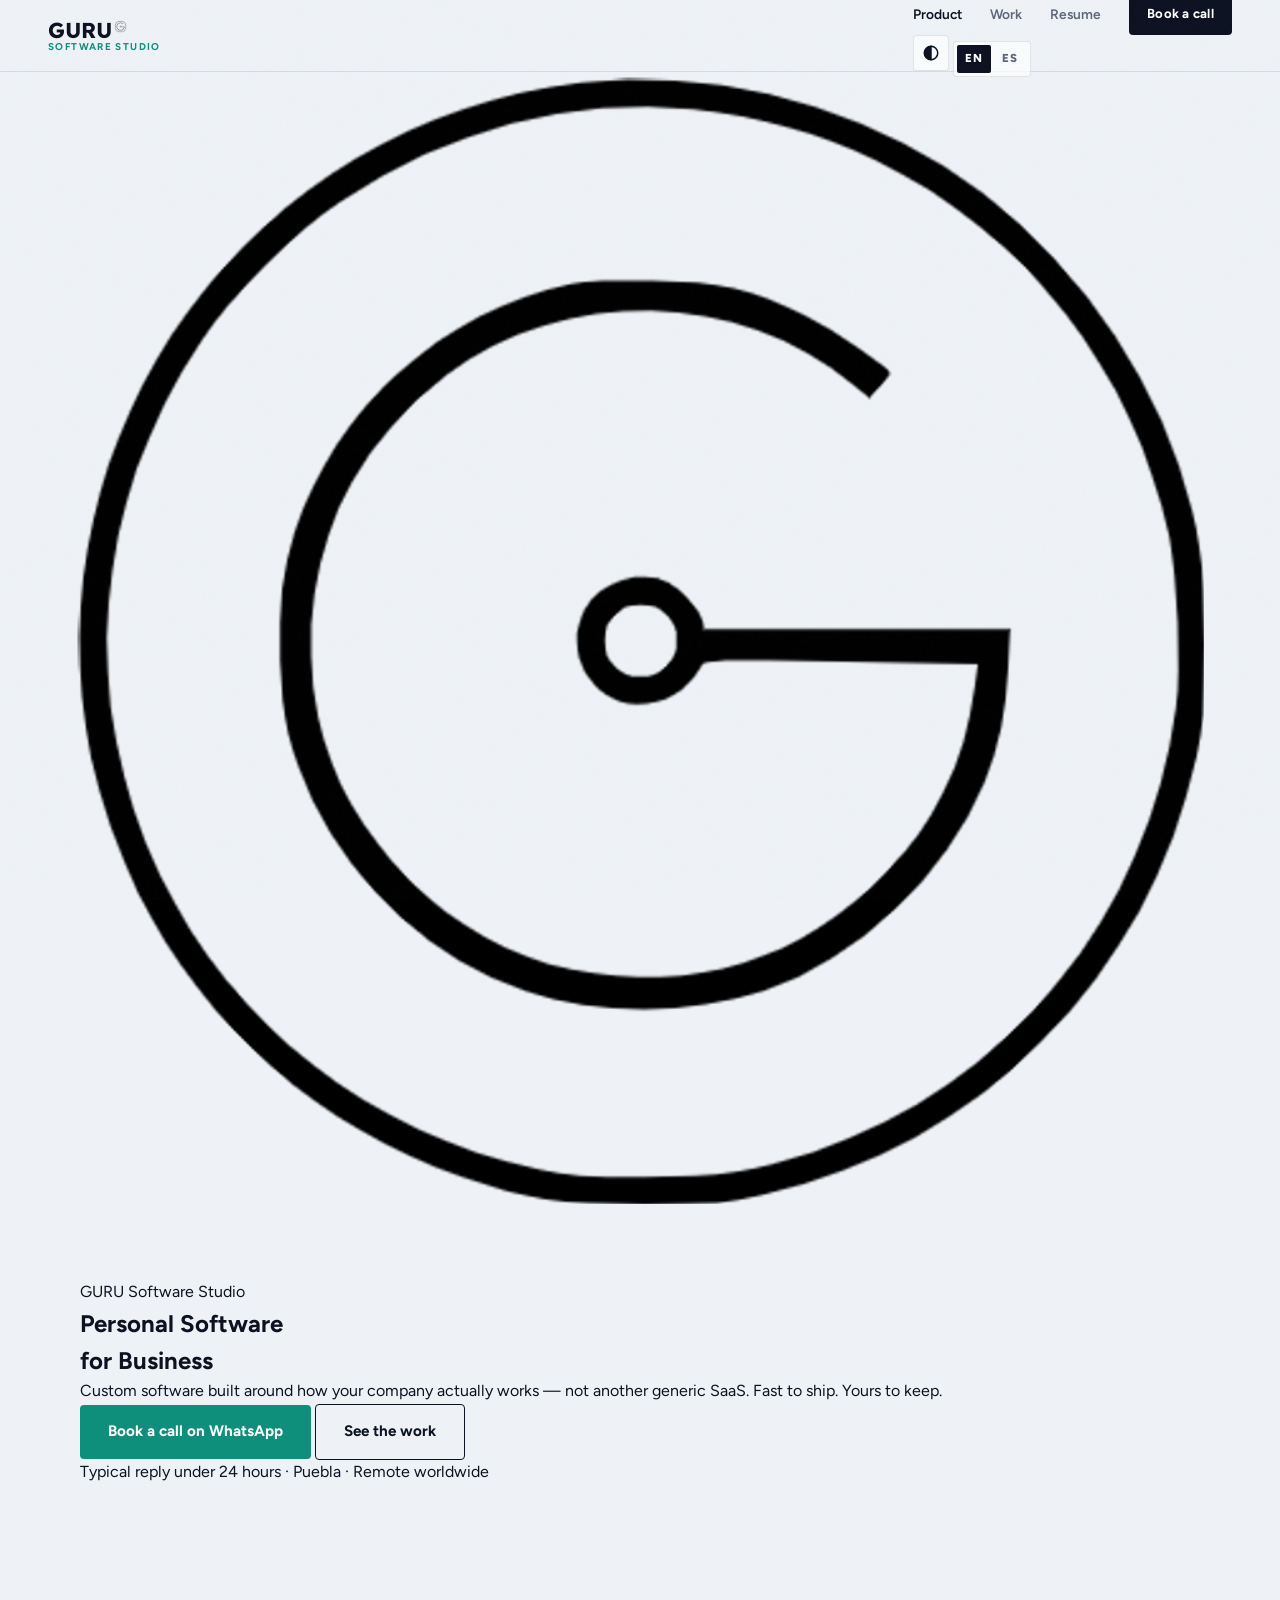
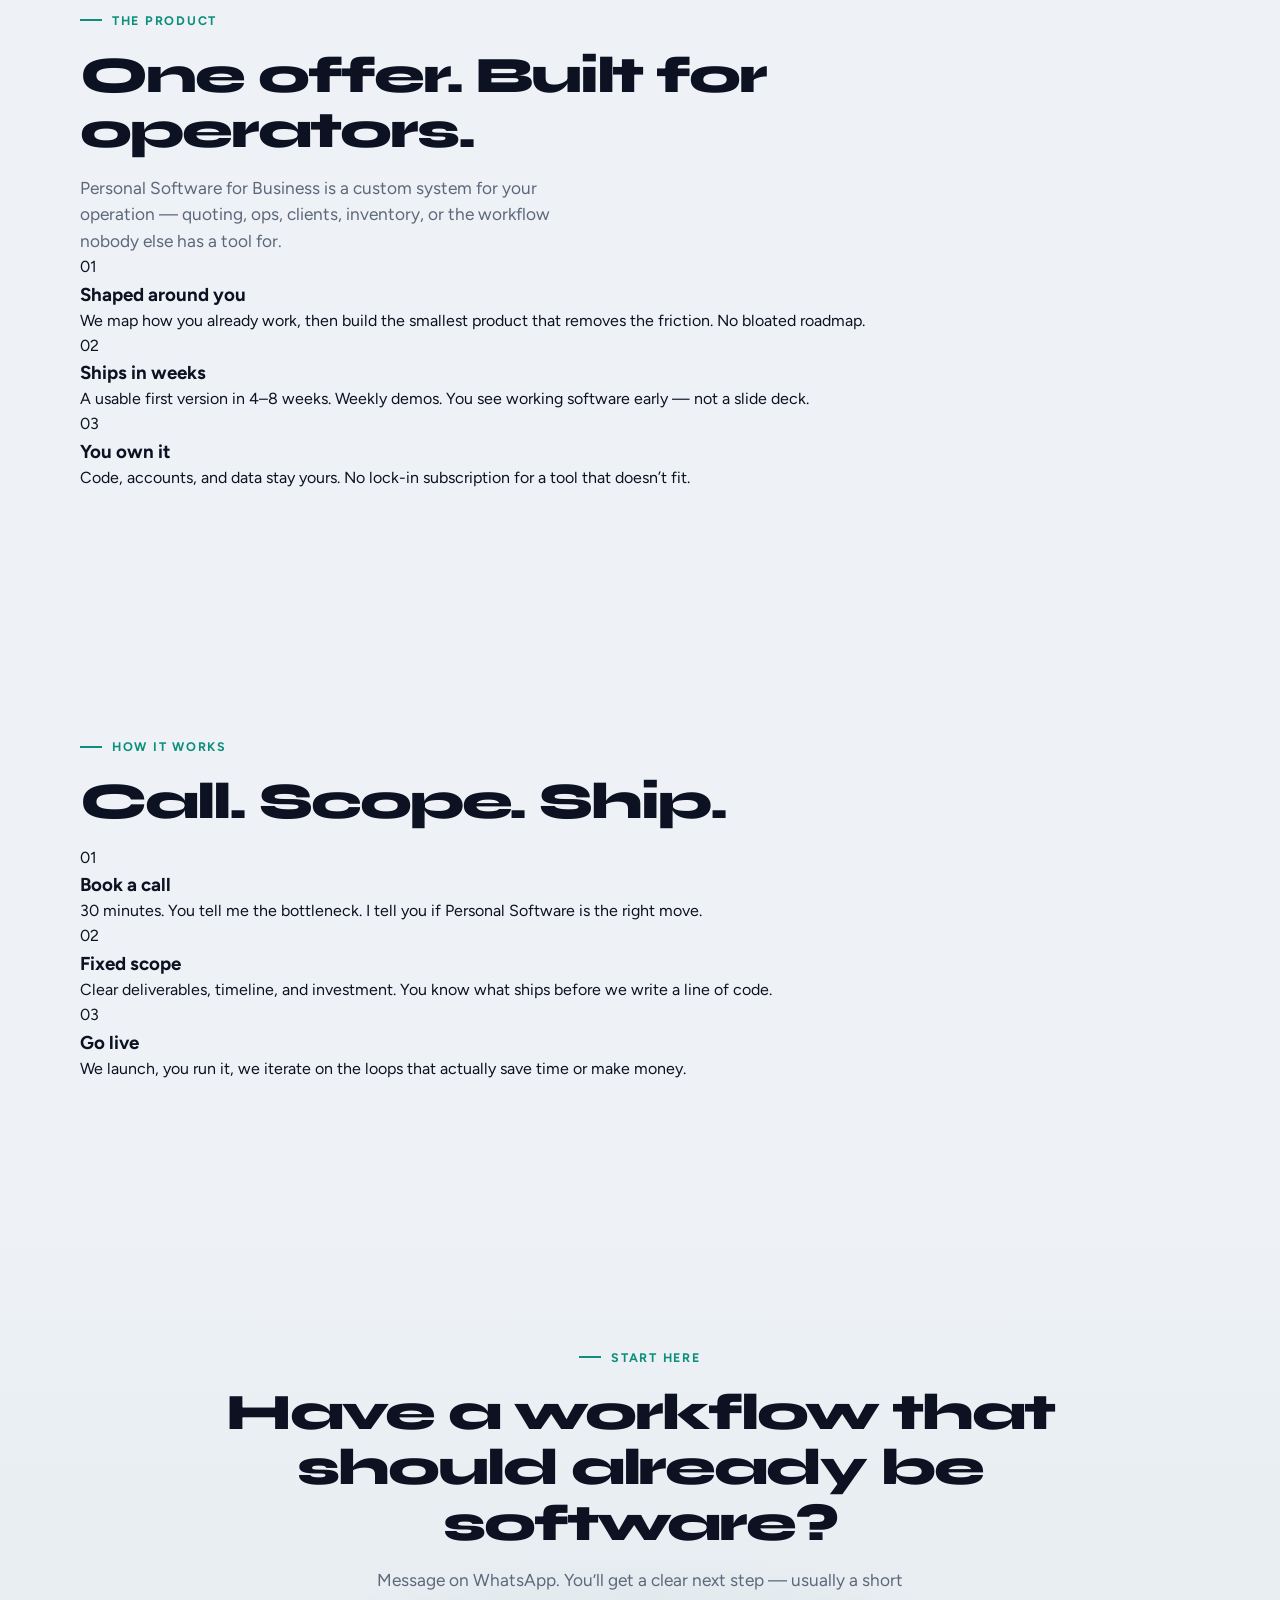
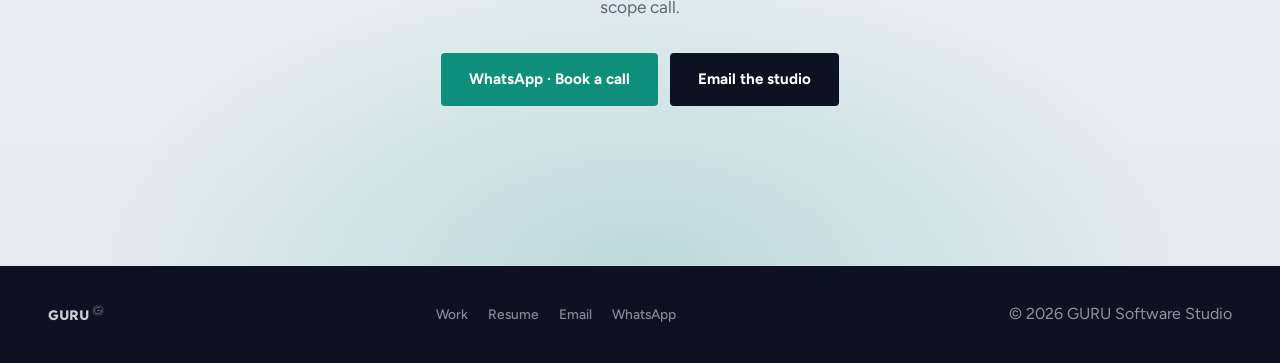
<file: index.html>
<!DOCTYPE html>
<html lang="en">
<head>
  <meta charset="UTF-8">
  <meta name="viewport" content="width=device-width, initial-scale=1.0">
  <title>GURU Software Studio — Personal Software for Business</title>
  <meta name="description" content="GURU Software Studio builds Personal Software for Business — custom tools shaped around how your company actually works. Book a call.">
  <meta property="og:title" content="GURU Software Studio — Personal Software for Business">
  <meta property="og:description" content="Custom software for your operation. Fast to ship. Yours to keep. Book a call.">
  <meta property="og:url" content="https://gurusoftware.studio">
  <link rel="canonical" href="https://gurusoftware.studio/">
  <link rel="alternate" hreflang="en" href="https://gurusoftware.studio/">
  <link rel="alternate" hreflang="es-MX" href="https://gurusoftware.studio/es/">
  <link rel="alternate" hreflang="x-default" href="https://gurusoftware.studio/">
  <link rel="preconnect" href="https://fonts.googleapis.com">
  <link rel="preconnect" href="https://fonts.gstatic.com" crossorigin>
  <link href="https://fonts.googleapis.com/css2?family=Figtree:wght@400;500;600;700&family=Lexend:wght@600;700;800&family=Syne:wght@700;800&display=swap" rel="stylesheet">
  <link rel="icon" href="/favicon.svg?v=mark3" type="image/svg+xml">
  <link rel="icon" href="/assets/favicon-32.png?v=mark3" type="image/png" sizes="32x32">
  <link rel="icon" href="/assets/favicon-48.png?v=mark3" type="image/png" sizes="48x48">
  <link rel="icon" href="/favicon.ico?v=mark3" sizes="any">
  <link rel="apple-touch-icon" href="/assets/apple-touch-icon.png?v=mark3">
  <link rel="stylesheet" href="/site.css?v=studio3">
  <script>
    (function () {
      try {
        var key = "guru-theme";
        var stored = localStorage.getItem(key);
        var pref = stored === "light" || stored === "dark" || stored === "system" ? stored : "system";
        var order = ["system", "light", "dark"];
        var next = order[(order.indexOf(pref) + 1) % order.length];
        var dark = pref === "dark" || (pref !== "light" && window.matchMedia("(prefers-color-scheme: dark)").matches);
        document.documentElement.setAttribute("data-theme", dark ? "dark" : "light");
        document.documentElement.setAttribute("data-theme-pref", pref);
        document.documentElement.setAttribute("data-theme-next", next);
      } catch (e) {}
    })();
  </script>
</head>
<body class="page-home">

  <header class="site-nav">
    <a class="nav-brand" href="/">
      <span class="brand-lockup"><span class="brand-name">GURU</span><img class="brand-mark" src="/assets/guru-mark.svg?v=mark3" alt="" width="18" height="18"></span>
      <span class="brand-sub">Software Studio</span>
    </a>
    <div class="nav-tray">
      <nav class="nav-links" id="navLinks">
      <a href="#product" class="is-active">Product</a>
      <a href="/portafolio/">Work</a>
      <a href="/resume/">Resume</a>
      <a class="nav-cta" href="https://wa.me/522225772475?text=Hi%20GURU%20—%20I%20want%20Personal%20Software%20for%20Business" target="_blank" rel="noopener">Book a call</a>
      </nav>
      <div class="nav-controls">
      <button class="theme-toggle" type="button" data-pref="system" data-next="light" aria-label="Switch to light theme" title="Switch to light theme">
        <svg class="icon-system" viewBox="0 0 24 24" fill="none" stroke="currentColor" stroke-width="2" stroke-linecap="round" stroke-linejoin="round" aria-hidden="true"><circle cx="12" cy="12" r="9"/><path d="M12 3v18" /><path d="M12 3a9 9 0 0 0 0 18z" fill="currentColor" stroke="none"/></svg>
        <svg class="icon-light" viewBox="0 0 24 24" fill="none" stroke="currentColor" stroke-width="2" stroke-linecap="round" stroke-linejoin="round" aria-hidden="true"><circle cx="12" cy="12" r="4"/><path d="M12 2v2M12 20v2M4.9 4.9l1.4 1.4M17.7 17.7l1.4 1.4M2 12h2M20 12h2M4.9 19.1l1.4-1.4M17.7 6.3l1.4-1.4"/></svg>
        <svg class="icon-dark" viewBox="0 0 24 24" fill="none" stroke="currentColor" stroke-width="2" stroke-linecap="round" stroke-linejoin="round" aria-hidden="true"><path d="M21 14.5A8.5 8.5 0 1 1 9.5 3a7 7 0 0 0 11.5 11.5z"/></svg>
      </button>
      <div class="lang-switch" aria-label="Language">
        <a href="/" class="is-active" hreflang="en" lang="en">EN</a>
        <a href="/es/" hreflang="es" lang="es">ES</a>
      </div>
        <button class="nav-toggle" type="button" aria-label="Open menu" aria-expanded="false" aria-controls="navLinks" data-label-open="Open menu" data-label-close="Close menu" id="navToggle"><span></span></button>
      </div>
    </div>
  </header>

  <main>
    <section class="studio-hero">
      <div class="studio-hero-mark" aria-hidden="true">
        <img src="/assets/guru-mark.svg?v=mark3" alt="">
      </div>
      <div class="wrap studio-hero-inner">
        <p class="studio-kicker reveal">GURU Software Studio</p>
        <h1 class="studio-title reveal">Personal Software<br>for Business</h1>
        <p class="studio-lead reveal">Custom software built around how your company actually works — not another generic SaaS. Fast to ship. Yours to keep.</p>
        <div class="studio-actions reveal">
          <a class="btn btn-primary btn-lg" href="https://wa.me/522225772475?text=Hi%20GURU%20—%20I%20want%20Personal%20Software%20for%20Business" target="_blank" rel="noopener">Book a call on WhatsApp</a>
          <a class="btn btn-ghost" href="/portafolio/">See the work</a>
        </div>
        <p class="studio-note reveal">Typical reply under 24 hours · Puebla · Remote worldwide</p>
      </div>
    </section>

    <section class="section studio-product" id="product">
      <div class="wrap">
        <div class="eyebrow reveal">The product</div>
        <h2 class="section-title reveal">One offer. Built for operators.</h2>
        <p class="section-lead reveal">Personal Software for Business is a custom system for your operation — quoting, ops, clients, inventory, or the workflow nobody else has a tool for.</p>
        <div class="studio-grid">
          <article class="studio-card reveal">
            <div class="studio-num">01</div>
            <h3>Shaped around you</h3>
            <p>We map how you already work, then build the smallest product that removes the friction. No bloated roadmap.</p>
          </article>
          <article class="studio-card reveal">
            <div class="studio-num">02</div>
            <h3>Ships in weeks</h3>
            <p>A usable first version in 4–8 weeks. Weekly demos. You see working software early — not a slide deck.</p>
          </article>
          <article class="studio-card reveal">
            <div class="studio-num">03</div>
            <h3>You own it</h3>
            <p>Code, accounts, and data stay yours. No lock-in subscription for a tool that doesn’t fit.</p>
          </article>
        </div>
      </div>
    </section>

    <section class="section studio-steps">
      <div class="wrap">
        <div class="eyebrow reveal">How it works</div>
        <h2 class="section-title reveal">Call. Scope. Ship.</h2>
        <div class="studio-process">
          <div class="studio-step reveal">
            <div class="studio-num">01</div>
            <h3>Book a call</h3>
            <p>30 minutes. You tell me the bottleneck. I tell you if Personal Software is the right move.</p>
          </div>
          <div class="studio-step reveal">
            <div class="studio-num">02</div>
            <h3>Fixed scope</h3>
            <p>Clear deliverables, timeline, and investment. You know what ships before we write a line of code.</p>
          </div>
          <div class="studio-step reveal">
            <div class="studio-num">03</div>
            <h3>Go live</h3>
            <p>We launch, you run it, we iterate on the loops that actually save time or make money.</p>
          </div>
        </div>
      </div>
    </section>

    <section class="cta-band studio-cta" id="start">
      <div class="wrap reveal">
        <div class="eyebrow" style="justify-content:center">Start here</div>
        <h2 class="section-title">Have a workflow that should already be software?</h2>
        <p class="section-lead">Message on WhatsApp. You’ll get a clear next step — usually a short scope call.</p>
        <div class="cta-actions">
          <a class="btn btn-primary btn-lg" href="https://wa.me/522225772475?text=Hi%20GURU%20—%20I%20want%20Personal%20Software%20for%20Business" target="_blank" rel="noopener">WhatsApp · Book a call</a>
          <a class="btn btn-dark" href="mailto:hello@gurusoftware.studio?subject=Personal%20Software%20for%20Business%20—%20GURU">Email the studio</a>
        </div>
      </div>
    </section>
  </main>

  <footer class="site-footer">
    <a class="brand" href="/">GURU<img class="brand-mark" src="/assets/guru-mark.svg?v=mark3" alt="" width="16" height="16"></a>
    <nav>
      <a href="/portafolio/">Work</a>
      <a href="/resume/">Resume</a>
      <a href="mailto:hello@gurusoftware.studio">Email</a>
      <a href="https://wa.me/522225772475" target="_blank" rel="noopener">WhatsApp</a>
    </nav>
    <span>© <span id="y"></span> GURU Software Studio</span>
  </footer>

  <script src="/site.js?v=studio3"></script>
</body>
</html>
</file>
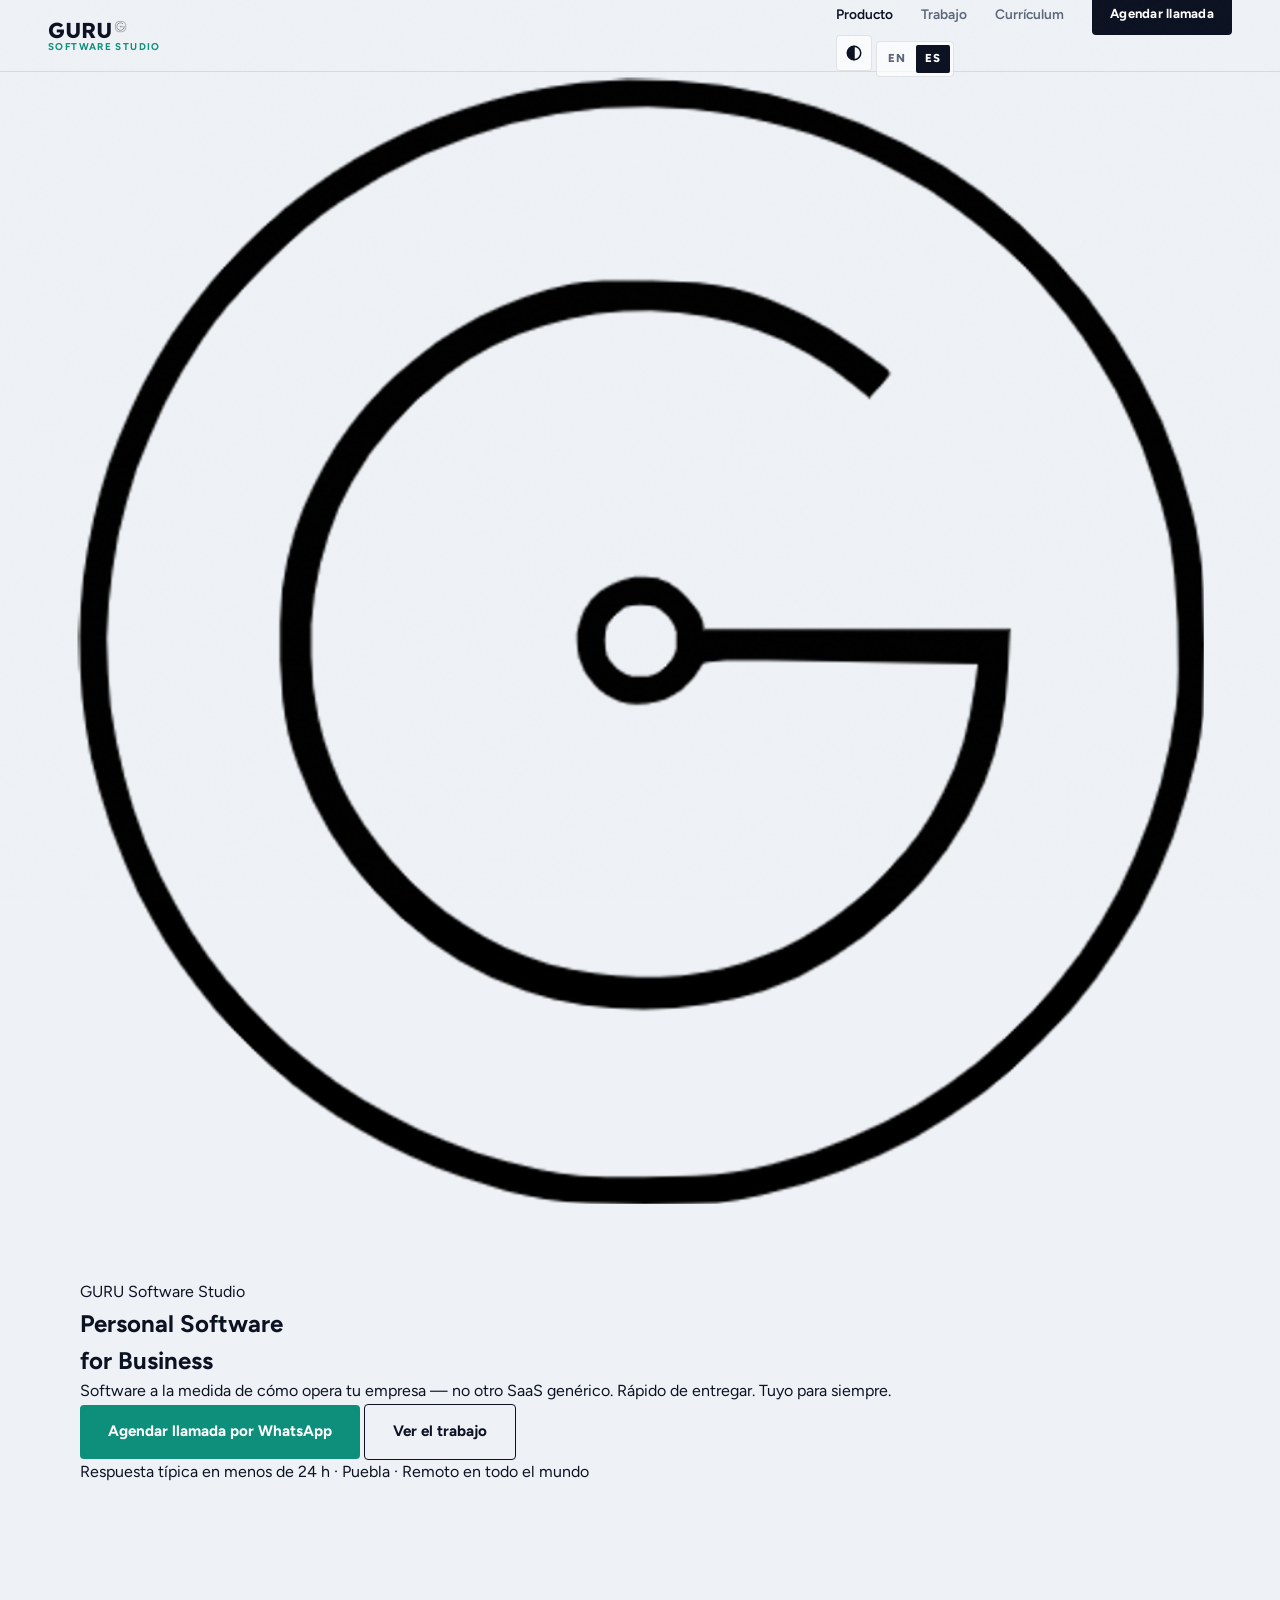
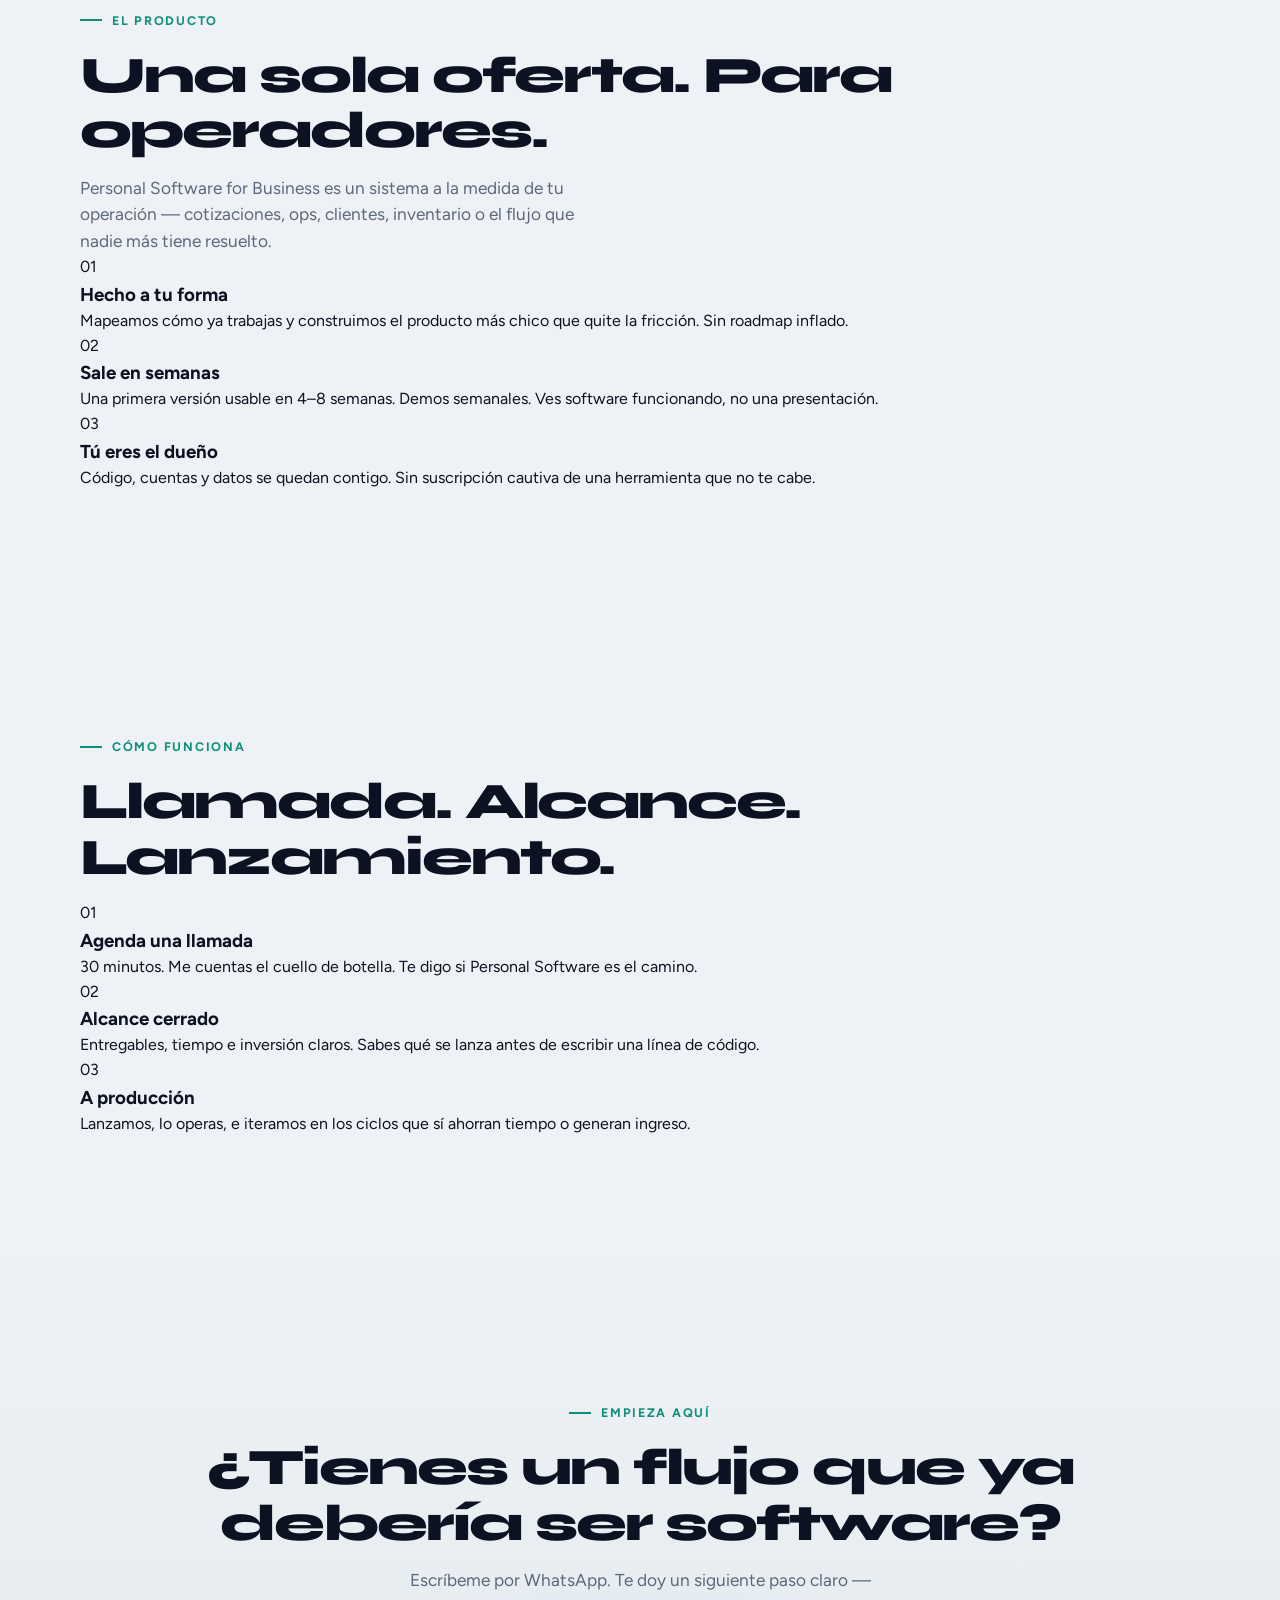
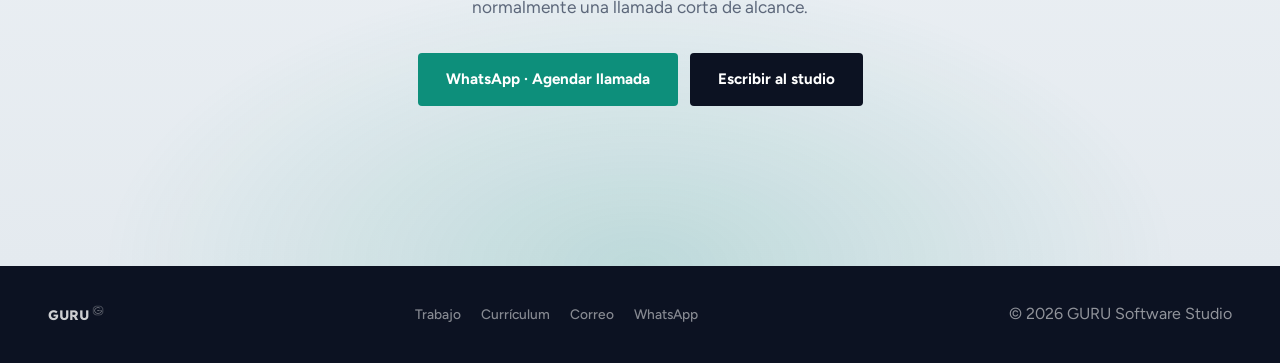
<file: es/index.html>
<!DOCTYPE html>
<html lang="es-MX">
<head>
  <meta charset="UTF-8">
  <meta name="viewport" content="width=device-width, initial-scale=1.0">
  <title>GURU Software Studio — Personal Software for Business</title>
  <meta name="description" content="GURU Software Studio construye Personal Software for Business — herramientas a la medida de cómo opera tu empresa. Agenda una llamada.">
  <meta property="og:title" content="GURU Software Studio — Personal Software for Business">
  <meta property="og:description" content="Software a la medida de tu operación. Rápido de entregar. Tuyo. Agenda una llamada.">
  <meta property="og:url" content="https://gurusoftware.studio/es/">
  <link rel="canonical" href="https://gurusoftware.studio/es/">
  <link rel="alternate" hreflang="en" href="https://gurusoftware.studio/">
  <link rel="alternate" hreflang="es-MX" href="https://gurusoftware.studio/es/">
  <link rel="alternate" hreflang="x-default" href="https://gurusoftware.studio/">
  <link rel="preconnect" href="https://fonts.googleapis.com">
  <link rel="preconnect" href="https://fonts.gstatic.com" crossorigin>
  <link href="https://fonts.googleapis.com/css2?family=Figtree:wght@400;500;600;700&family=Lexend:wght@600;700;800&family=Syne:wght@700;800&display=swap" rel="stylesheet">
  <link rel="icon" href="/favicon.svg?v=mark3" type="image/svg+xml">
  <link rel="icon" href="/assets/favicon-32.png?v=mark3" type="image/png" sizes="32x32">
  <link rel="icon" href="/assets/favicon-48.png?v=mark3" type="image/png" sizes="48x48">
  <link rel="icon" href="/favicon.ico?v=mark3" sizes="any">
  <link rel="apple-touch-icon" href="/assets/apple-touch-icon.png?v=mark3">
  <link rel="stylesheet" href="/site.css?v=studio3">
  <script>
    (function () {
      try {
        var key = "guru-theme";
        var stored = localStorage.getItem(key);
        var pref = stored === "light" || stored === "dark" || stored === "system" ? stored : "system";
        var order = ["system", "light", "dark"];
        var next = order[(order.indexOf(pref) + 1) % order.length];
        var dark = pref === "dark" || (pref !== "light" && window.matchMedia("(prefers-color-scheme: dark)").matches);
        document.documentElement.setAttribute("data-theme", dark ? "dark" : "light");
        document.documentElement.setAttribute("data-theme-pref", pref);
        document.documentElement.setAttribute("data-theme-next", next);
      } catch (e) {}
    })();
  </script>
</head>
<body class="page-home">

  <header class="site-nav">
    <a class="nav-brand" href="/es/">
      <span class="brand-lockup"><span class="brand-name">GURU</span><img class="brand-mark" src="/assets/guru-mark.svg?v=mark3" alt="" width="18" height="18"></span>
      <span class="brand-sub">Software Studio</span>
    </a>
    <div class="nav-tray">
      <nav class="nav-links" id="navLinks">
      <a href="#product" class="is-active">Producto</a>
      <a href="/es/portafolio/">Trabajo</a>
      <a href="/es/resume/">Currículum</a>
      <a class="nav-cta" href="https://wa.me/522225772475?text=Hola%20GURU%20—%20quiero%20Personal%20Software%20for%20Business" target="_blank" rel="noopener">Agendar llamada</a>
      </nav>
      <div class="nav-controls">
      <button class="theme-toggle" type="button" data-pref="system" data-next="light" aria-label="Cambiar a tema claro" title="Cambiar a tema claro">
        <svg class="icon-system" viewBox="0 0 24 24" fill="none" stroke="currentColor" stroke-width="2" stroke-linecap="round" stroke-linejoin="round" aria-hidden="true"><circle cx="12" cy="12" r="9"/><path d="M12 3v18" /><path d="M12 3a9 9 0 0 0 0 18z" fill="currentColor" stroke="none"/></svg>
        <svg class="icon-light" viewBox="0 0 24 24" fill="none" stroke="currentColor" stroke-width="2" stroke-linecap="round" stroke-linejoin="round" aria-hidden="true"><circle cx="12" cy="12" r="4"/><path d="M12 2v2M12 20v2M4.9 4.9l1.4 1.4M17.7 17.7l1.4 1.4M2 12h2M20 12h2M4.9 19.1l1.4-1.4M17.7 6.3l1.4-1.4"/></svg>
        <svg class="icon-dark" viewBox="0 0 24 24" fill="none" stroke="currentColor" stroke-width="2" stroke-linecap="round" stroke-linejoin="round" aria-hidden="true"><path d="M21 14.5A8.5 8.5 0 1 1 9.5 3a7 7 0 0 0 11.5 11.5z"/></svg>
      </button>
      <div class="lang-switch" aria-label="Idioma">
        <a href="/" hreflang="en" lang="en">EN</a>
        <a href="/es/" class="is-active" hreflang="es" lang="es">ES</a>
      </div>
        <button class="nav-toggle" type="button" aria-label="Abrir menú" aria-expanded="false" aria-controls="navLinks" data-label-open="Abrir menú" data-label-close="Cerrar menú" id="navToggle"><span></span></button>
      </div>
    </div>
  </header>

  <main>
    <section class="studio-hero">
      <div class="studio-hero-mark" aria-hidden="true">
        <img src="/assets/guru-mark.svg?v=mark3" alt="">
      </div>
      <div class="wrap studio-hero-inner">
        <p class="studio-kicker reveal">GURU Software Studio</p>
        <h1 class="studio-title reveal">Personal Software<br>for Business</h1>
        <p class="studio-lead reveal">Software a la medida de cómo opera tu empresa — no otro SaaS genérico. Rápido de entregar. Tuyo para siempre.</p>
        <div class="studio-actions reveal">
          <a class="btn btn-primary btn-lg" href="https://wa.me/522225772475?text=Hola%20GURU%20—%20quiero%20Personal%20Software%20for%20Business" target="_blank" rel="noopener">Agendar llamada por WhatsApp</a>
          <a class="btn btn-ghost" href="/es/portafolio/">Ver el trabajo</a>
        </div>
        <p class="studio-note reveal">Respuesta típica en menos de 24 h · Puebla · Remoto en todo el mundo</p>
      </div>
    </section>

    <section class="section studio-product" id="product">
      <div class="wrap">
        <div class="eyebrow reveal">El producto</div>
        <h2 class="section-title reveal">Una sola oferta. Para operadores.</h2>
        <p class="section-lead reveal">Personal Software for Business es un sistema a la medida de tu operación — cotizaciones, ops, clientes, inventario o el flujo que nadie más tiene resuelto.</p>
        <div class="studio-grid">
          <article class="studio-card reveal">
            <div class="studio-num">01</div>
            <h3>Hecho a tu forma</h3>
            <p>Mapeamos cómo ya trabajas y construimos el producto más chico que quite la fricción. Sin roadmap inflado.</p>
          </article>
          <article class="studio-card reveal">
            <div class="studio-num">02</div>
            <h3>Sale en semanas</h3>
            <p>Una primera versión usable en 4–8 semanas. Demos semanales. Ves software funcionando, no una presentación.</p>
          </article>
          <article class="studio-card reveal">
            <div class="studio-num">03</div>
            <h3>Tú eres el dueño</h3>
            <p>Código, cuentas y datos se quedan contigo. Sin suscripción cautiva de una herramienta que no te cabe.</p>
          </article>
        </div>
      </div>
    </section>

    <section class="section studio-steps">
      <div class="wrap">
        <div class="eyebrow reveal">Cómo funciona</div>
        <h2 class="section-title reveal">Llamada. Alcance. Lanzamiento.</h2>
        <div class="studio-process">
          <div class="studio-step reveal">
            <div class="studio-num">01</div>
            <h3>Agenda una llamada</h3>
            <p>30 minutos. Me cuentas el cuello de botella. Te digo si Personal Software es el camino.</p>
          </div>
          <div class="studio-step reveal">
            <div class="studio-num">02</div>
            <h3>Alcance cerrado</h3>
            <p>Entregables, tiempo e inversión claros. Sabes qué se lanza antes de escribir una línea de código.</p>
          </div>
          <div class="studio-step reveal">
            <div class="studio-num">03</div>
            <h3>A producción</h3>
            <p>Lanzamos, lo operas, e iteramos en los ciclos que sí ahorran tiempo o generan ingreso.</p>
          </div>
        </div>
      </div>
    </section>

    <section class="cta-band studio-cta" id="start">
      <div class="wrap reveal">
        <div class="eyebrow" style="justify-content:center">Empieza aquí</div>
        <h2 class="section-title">¿Tienes un flujo que ya debería ser software?</h2>
        <p class="section-lead">Escríbeme por WhatsApp. Te doy un siguiente paso claro — normalmente una llamada corta de alcance.</p>
        <div class="cta-actions">
          <a class="btn btn-primary btn-lg" href="https://wa.me/522225772475?text=Hola%20GURU%20—%20quiero%20Personal%20Software%20for%20Business" target="_blank" rel="noopener">WhatsApp · Agendar llamada</a>
          <a class="btn btn-dark" href="mailto:hello@gurusoftware.studio?subject=Personal%20Software%20for%20Business%20—%20GURU">Escribir al studio</a>
        </div>
      </div>
    </section>
  </main>

  <footer class="site-footer">
    <a class="brand" href="/es/">GURU<img class="brand-mark" src="/assets/guru-mark.svg?v=mark3" alt="" width="16" height="16"></a>
    <nav>
      <a href="/es/portafolio/">Trabajo</a>
      <a href="/es/resume/">Currículum</a>
      <a href="mailto:hello@gurusoftware.studio">Correo</a>
      <a href="https://wa.me/522225772475" target="_blank" rel="noopener">WhatsApp</a>
    </nav>
    <span>© <span id="y"></span> GURU Software Studio</span>
  </footer>

  <script src="/site.js?v=studio3"></script>
</body>
</html>
</file>
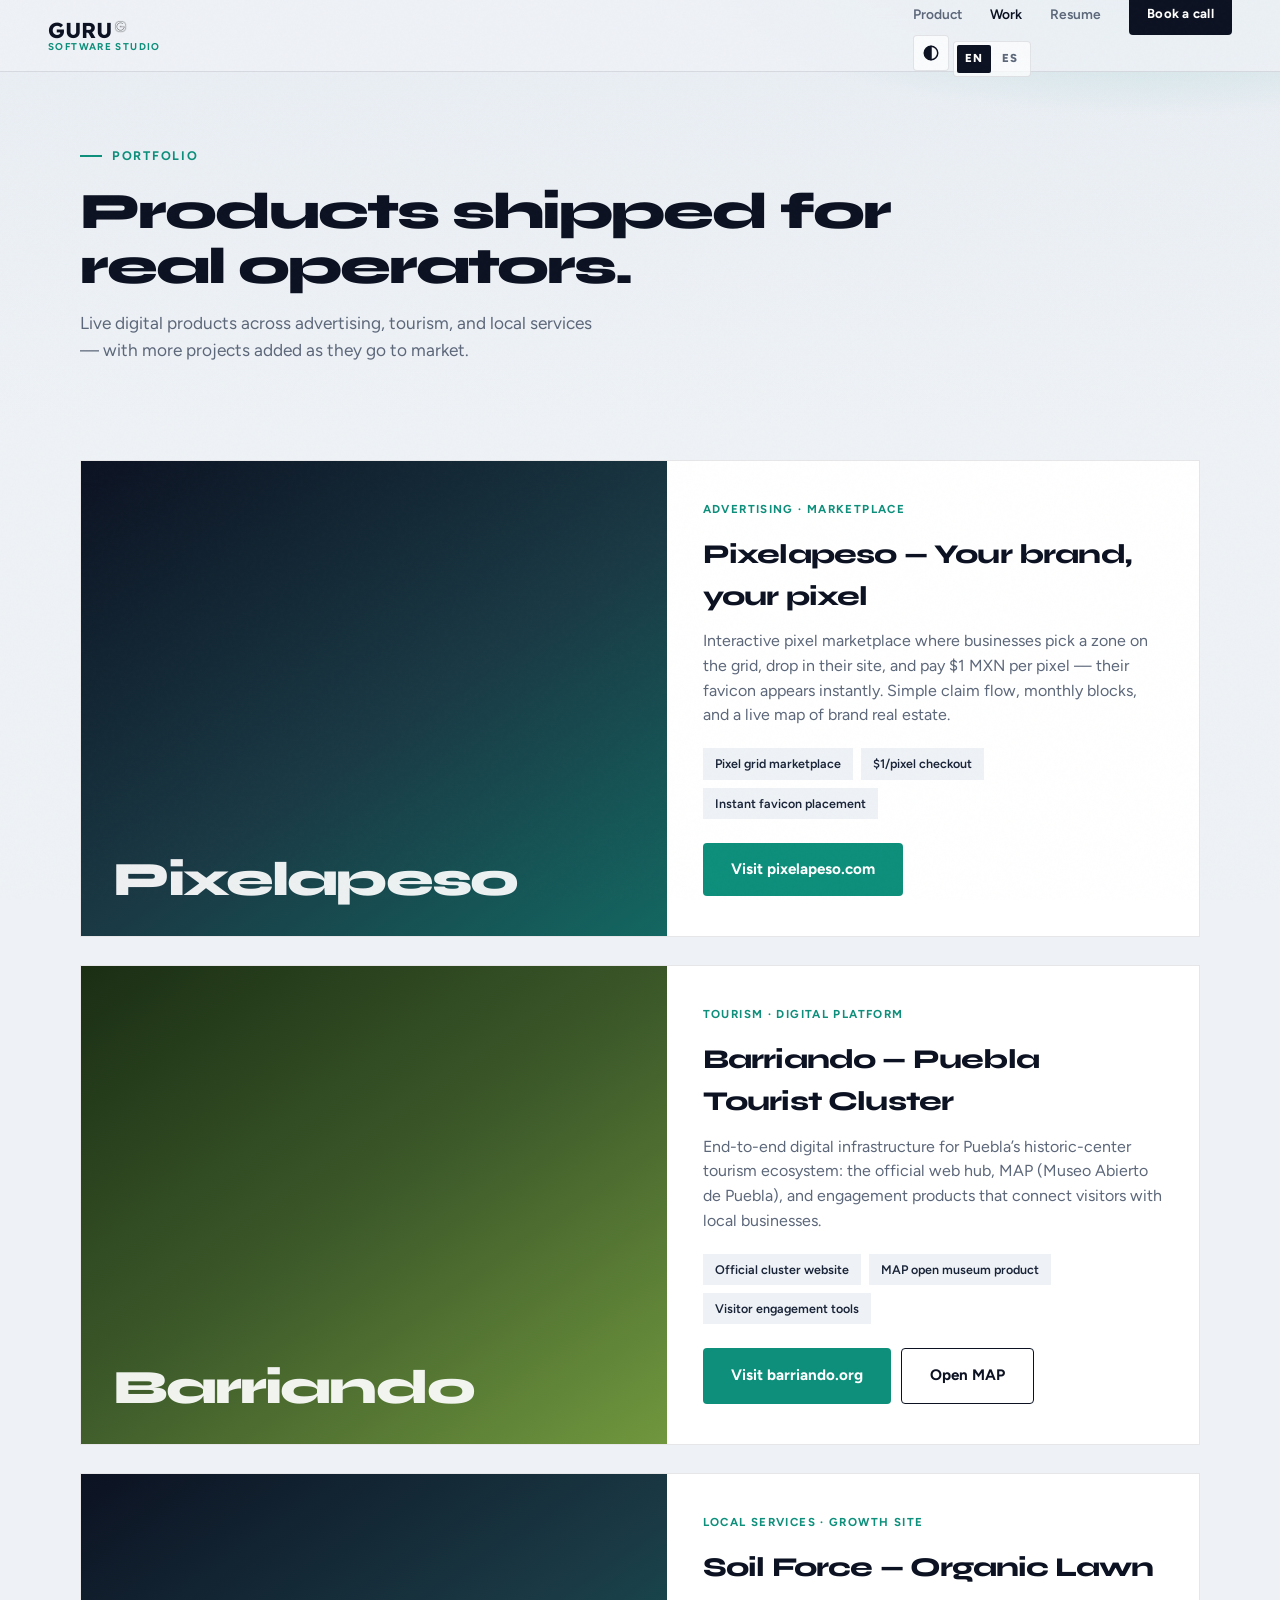
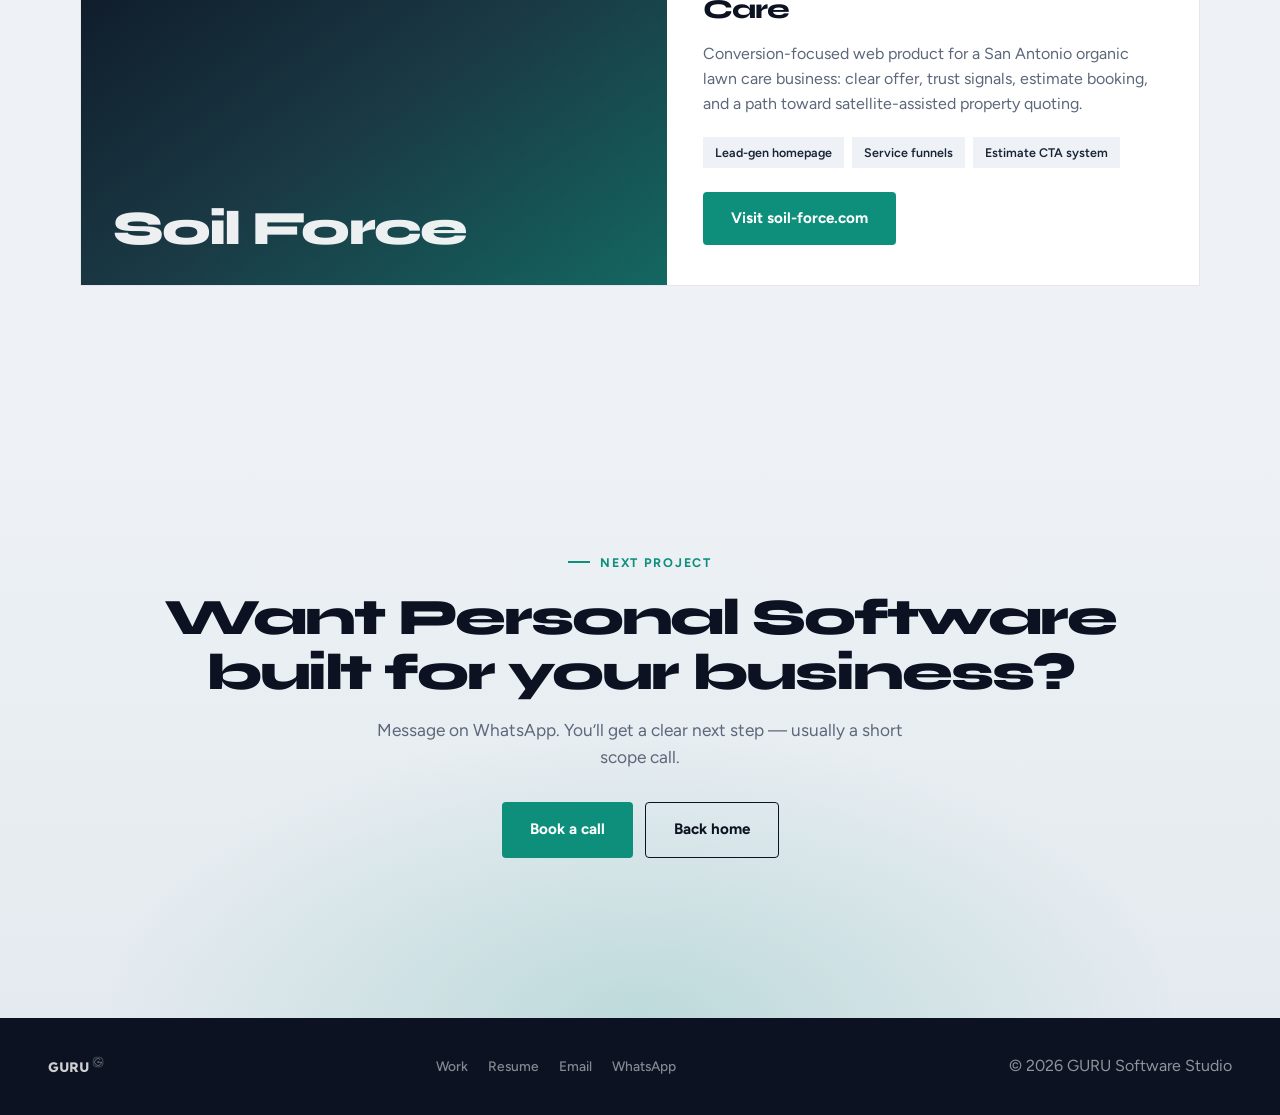
<file: portafolio/index.html>
<!DOCTYPE html>
<html lang="en">
<head>
  <meta charset="UTF-8">
  <meta name="viewport" content="width=device-width, initial-scale=1.0">
  <title>Work — GURU Software Studio</title>
  <meta name="description" content="Selected software projects by GURU: Pixelapeso pixel marketplace, Barriando tourism platform, Soil Force service business site, and more.">
  <link rel="canonical" href="https://gurusoftware.studio/portafolio/">
  <link rel="alternate" hreflang="en" href="https://gurusoftware.studio/portafolio/">
  <link rel="alternate" hreflang="es-MX" href="https://gurusoftware.studio/es/portafolio/">
  <link rel="alternate" hreflang="x-default" href="https://gurusoftware.studio/portafolio/">
  <link rel="preconnect" href="https://fonts.googleapis.com">
  <link rel="preconnect" href="https://fonts.gstatic.com" crossorigin>
  <link href="https://fonts.googleapis.com/css2?family=Figtree:wght@400;500;600;700&family=Lexend:wght@600;700;800&family=Syne:wght@700;800&display=swap" rel="stylesheet">
    <link rel="icon" href="/favicon.svg?v=mark3" type="image/svg+xml">
  <link rel="icon" href="/assets/favicon-32.png?v=mark3" type="image/png" sizes="32x32">
  <link rel="icon" href="/assets/favicon-48.png?v=mark3" type="image/png" sizes="48x48">
  <link rel="icon" href="/favicon.ico?v=mark3" sizes="any">
  <link rel="apple-touch-icon" href="/assets/apple-touch-icon.png?v=mark3">
  <link rel="stylesheet" href="/site.css?v=studio3">
  <script>
    (function () {
      try {
        var key = "guru-theme";
        var stored = localStorage.getItem(key);
        var pref = stored === "light" || stored === "dark" || stored === "system" ? stored : "system";
        var order = ["system", "light", "dark"];
        var next = order[(order.indexOf(pref) + 1) % order.length];
        var dark = pref === "dark" || (pref !== "light" && window.matchMedia("(prefers-color-scheme: dark)").matches);
        document.documentElement.setAttribute("data-theme", dark ? "dark" : "light");
        document.documentElement.setAttribute("data-theme-pref", pref);
        document.documentElement.setAttribute("data-theme-next", next);
      } catch (e) {}
    })();
  </script>

</head>
<body>

  <header class="site-nav">
    <a class="nav-brand" href="/"><span class="brand-lockup"><span class="brand-name">GURU</span><img class="brand-mark" src="/assets/guru-mark.svg?v=mark3" alt="" width="18" height="18"></span><span class="brand-sub">Software Studio</span></a>
    <div class="nav-tray">
      <nav class="nav-links" id="navLinks">
      <a href="/#product">Product</a>
      <a class="is-active" href="/portafolio/">Work</a>
      <a href="/resume/">Resume</a>
      <a class="nav-cta" href="https://wa.me/522225772475?text=Hi%20GURU%20—%20I%20want%20Personal%20Software%20for%20Business" target="_blank" rel="noopener">Book a call</a>
      </nav>
      <div class="nav-controls">
      <button class="theme-toggle" type="button" data-pref="system" data-next="light" aria-label="Switch to light theme" title="Switch to light theme">
        <svg class="icon-system" viewBox="0 0 24 24" fill="none" stroke="currentColor" stroke-width="2" stroke-linecap="round" stroke-linejoin="round" aria-hidden="true"><circle cx="12" cy="12" r="9"/><path d="M12 3v18" /><path d="M12 3a9 9 0 0 0 0 18z" fill="currentColor" stroke="none"/></svg>
        <svg class="icon-light" viewBox="0 0 24 24" fill="none" stroke="currentColor" stroke-width="2" stroke-linecap="round" stroke-linejoin="round" aria-hidden="true"><circle cx="12" cy="12" r="4"/><path d="M12 2v2M12 20v2M4.9 4.9l1.4 1.4M17.7 17.7l1.4 1.4M2 12h2M20 12h2M4.9 19.1l1.4-1.4M17.7 6.3l1.4-1.4"/></svg>
        <svg class="icon-dark" viewBox="0 0 24 24" fill="none" stroke="currentColor" stroke-width="2" stroke-linecap="round" stroke-linejoin="round" aria-hidden="true"><path d="M21 14.5A8.5 8.5 0 1 1 9.5 3a7 7 0 0 0 11.5 11.5z"/></svg>
      </button>
      <div class="lang-switch" aria-label="Language">
        <a href="/portafolio/" class="is-active" hreflang="en" lang="en">EN</a>
        <a href="/es/portafolio/" hreflang="es" lang="es">ES</a>
      </div>
        <button class="nav-toggle" type="button" aria-label="Open menu" aria-expanded="false" aria-controls="navLinks" data-label-open="Open menu" data-label-close="Close menu" id="navToggle"><span></span></button>
      </div>
    </div>
  </header>

  <main>
    <section class="page-hero">
      <div class="wrap">
        <div class="eyebrow reveal">Portfolio</div>
        <h1 class="section-title reveal">Products shipped for real operators.</h1>
        <p class="section-lead reveal">Live digital products across advertising, tourism, and local services — with more projects added as they go to market.</p>
      </div>
    </section>

    <section class="section" style="padding-top:24px">
      <div class="wrap project-stack">

        <article class="project reveal" id="pixelapeso">
          <div class="project-media">
            <div class="label">Pixelapeso</div>
          </div>
          <div class="project-body">
            <div class="tag">Advertising · Marketplace</div>
            <h2>Pixelapeso — Your brand, your pixel</h2>
            <p>
              Interactive pixel marketplace where businesses pick a zone on the grid, drop in
              their site, and pay $1 MXN per pixel — their favicon appears instantly.
              Simple claim flow, monthly blocks, and a live map of brand real estate.
            </p>
            <div class="project-results">
              <span>Pixel grid marketplace</span>
              <span>$1/pixel checkout</span>
              <span>Instant favicon placement</span>
            </div>
            <div class="project-links">
              <a class="btn btn-primary" href="https://pixelapeso.com" target="_blank" rel="noopener">Visit pixelapeso.com</a>
            </div>
          </div>
        </article>

        <article class="project reveal" id="barriando">
          <div class="project-media">
            <div class="label">Barriando</div>
          </div>
          <div class="project-body">
            <div class="tag">Tourism · Digital platform</div>
            <h2>Barriando — Puebla Tourist Cluster</h2>
            <p>
              End-to-end digital infrastructure for Puebla’s historic-center tourism ecosystem:
              the official web hub, MAP (Museo Abierto de Puebla), and engagement products that
              connect visitors with local businesses.
            </p>
            <div class="project-results">
              <span>Official cluster website</span>
              <span>MAP open museum product</span>
              <span>Visitor engagement tools</span>
            </div>
            <div class="project-links">
              <a class="btn btn-primary" href="https://barriando.org" target="_blank" rel="noopener">Visit barriando.org</a>
              <a class="btn btn-ghost" href="https://www.barriandopuebla.com/map" target="_blank" rel="noopener">Open MAP</a>
            </div>
          </div>
        </article>

        <article class="project reveal" id="soil-force">
          <div class="project-media">
            <div class="label">Soil Force</div>
          </div>
          <div class="project-body">
            <div class="tag">Local services · Growth site</div>
            <h2>Soil Force — Organic Lawn Care</h2>
            <p>
              Conversion-focused web product for a San Antonio organic lawn care business:
              clear offer, trust signals, estimate booking, and a path toward satellite-assisted
              property quoting.
            </p>
            <div class="project-results">
              <span>Lead-gen homepage</span>
              <span>Service funnels</span>
              <span>Estimate CTA system</span>
            </div>
            <div class="project-links">
              <a class="btn btn-primary" href="https://soil-force.com" target="_blank" rel="noopener">Visit soil-force.com</a>
            </div>
          </div>
        </article>

      </div>
    </section>

    <section class="cta-band">
      <div class="wrap reveal">
        <div class="eyebrow" style="justify-content:center">Next project</div>
        <h2 class="section-title">Want Personal Software built for your business?</h2>
        <p class="section-lead">Message on WhatsApp. You’ll get a clear next step — usually a short scope call.</p>
        <div class="cta-actions">
          <a class="btn btn-primary" href="https://wa.me/522225772475?text=Hi%20GURU%20—%20I%20want%20Personal%20Software%20for%20Business" target="_blank" rel="noopener">Book a call</a>
          <a class="btn btn-ghost" href="/">Back home</a>
        </div>
      </div>
    </section>
  </main>

  <footer class="site-footer">
    <a class="brand" href="/">GURU<img class="brand-mark" src="/assets/guru-mark.svg?v=mark3" alt="" width="16" height="16"></a>
    <nav>
      <a href="/portafolio/">Work</a>
      <a href="/resume/">Resume</a>
      <a href="mailto:hello@gurusoftware.studio">Email</a>
      <a href="https://wa.me/522225772475" target="_blank" rel="noopener">WhatsApp</a>
    </nav>
    <span>© <span id="y"></span> GURU Software Studio</span>
  </footer>

  <script src="/site.js?v=studio3"></script>
</body>
</html>
</file>
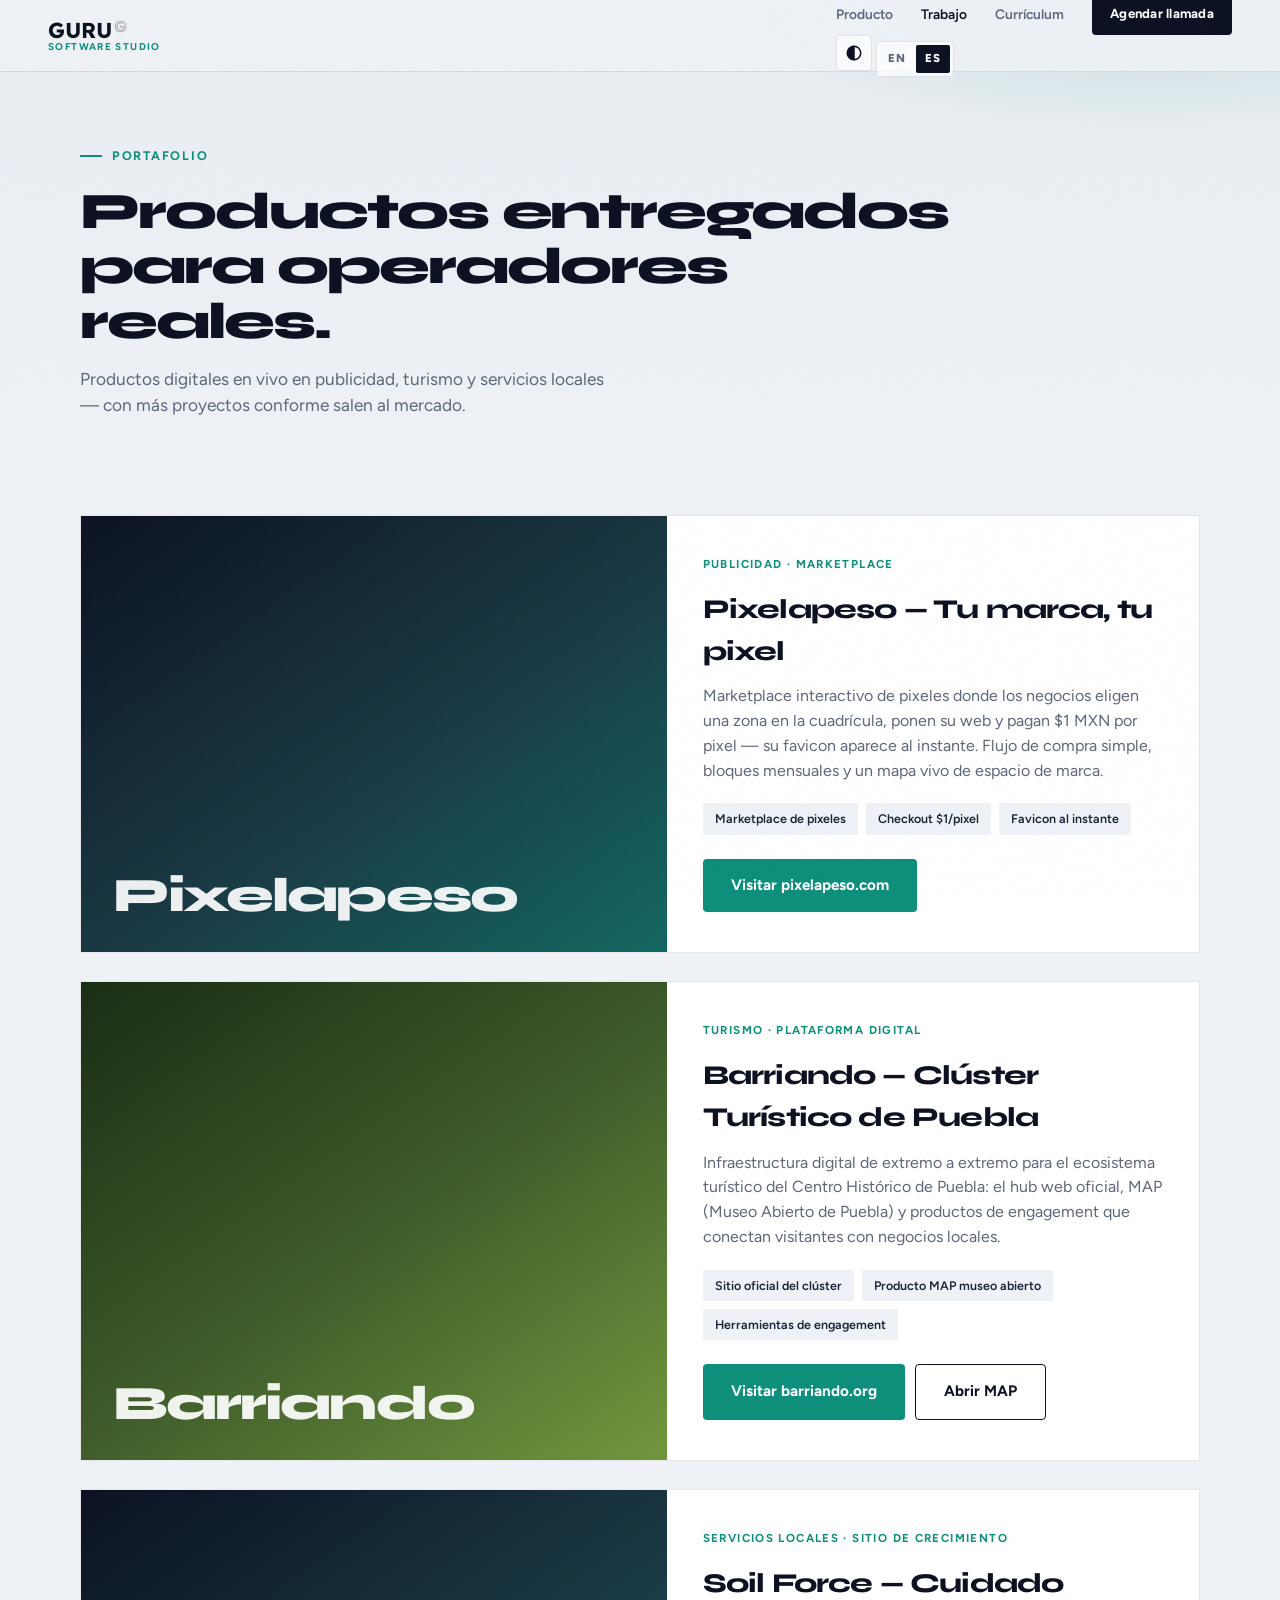
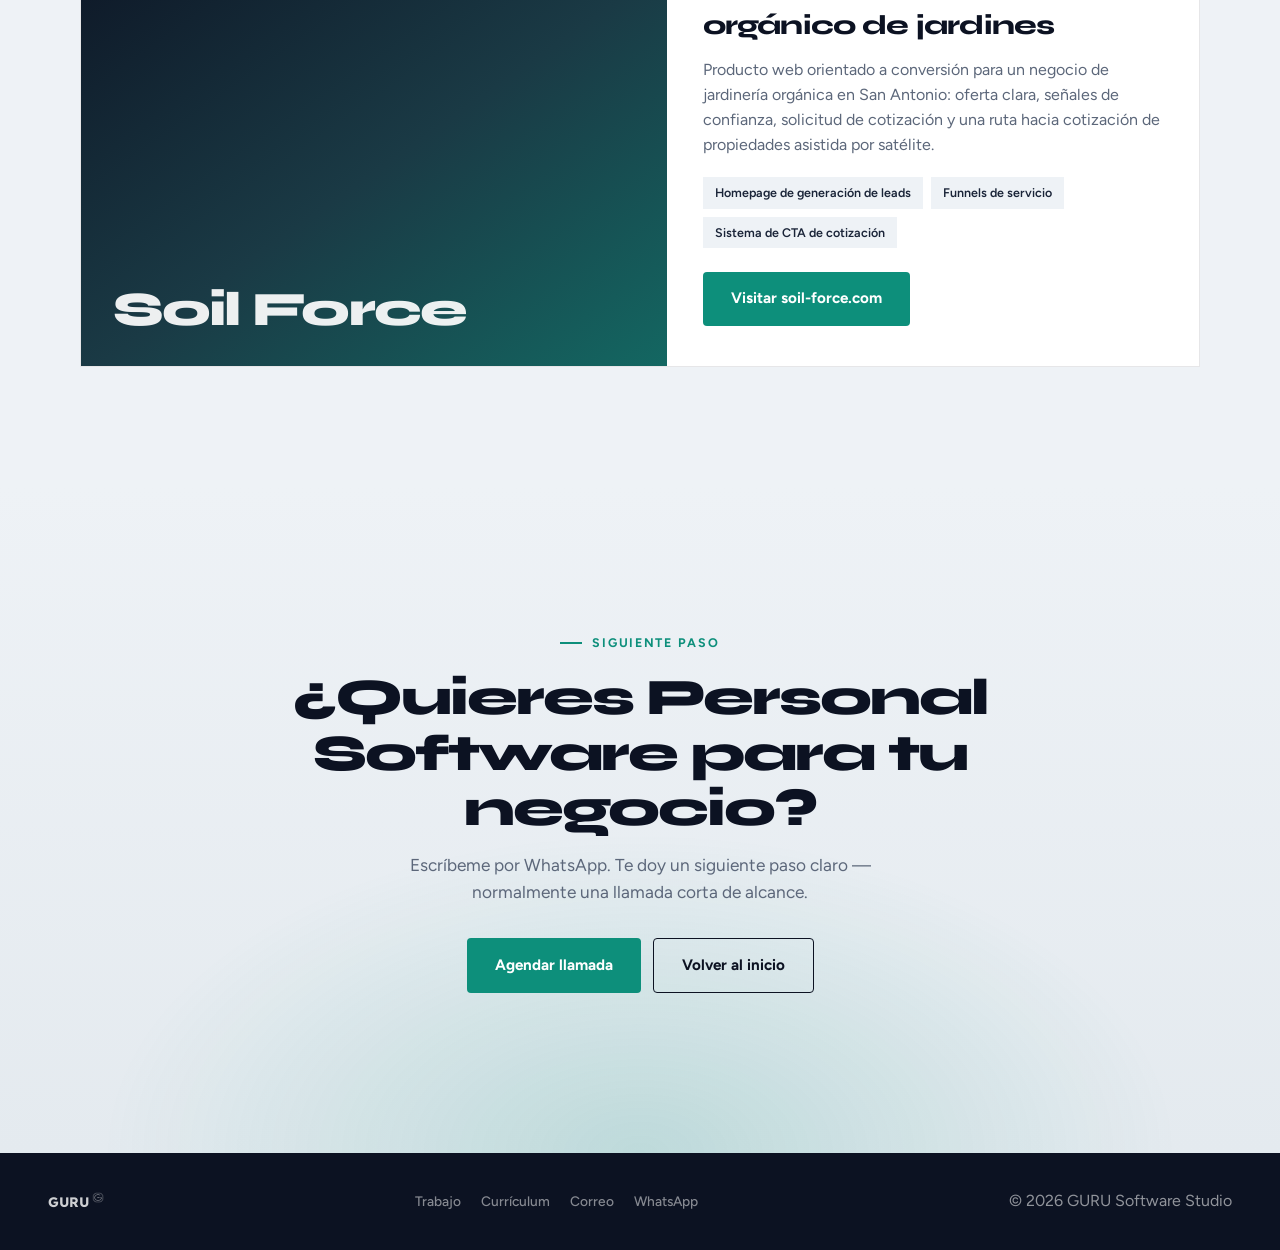
<file: es/portafolio/index.html>
<!DOCTYPE html>
<html lang="es-MX">
<head>
  <meta charset="UTF-8">
  <meta name="viewport" content="width=device-width, initial-scale=1.0">
  <title>Trabajo — GURU Software Studio</title>
  <meta name="description" content="Proyectos de software seleccionados por GURU: marketplace Pixelapeso, plataforma turística Barriando, sitio de Soil Force y más.">
  <link rel="canonical" href="https://gurusoftware.studio/es/portafolio/">
  <link rel="alternate" hreflang="en" href="https://gurusoftware.studio/portafolio/">
  <link rel="alternate" hreflang="es-MX" href="https://gurusoftware.studio/es/portafolio/">
  <link rel="alternate" hreflang="x-default" href="https://gurusoftware.studio/portafolio/">
  <link rel="preconnect" href="https://fonts.googleapis.com">
  <link rel="preconnect" href="https://fonts.gstatic.com" crossorigin>
  <link href="https://fonts.googleapis.com/css2?family=Figtree:wght@400;500;600;700&family=Lexend:wght@600;700;800&family=Syne:wght@700;800&display=swap" rel="stylesheet">
    <link rel="icon" href="/favicon.svg?v=mark3" type="image/svg+xml">
  <link rel="icon" href="/assets/favicon-32.png?v=mark3" type="image/png" sizes="32x32">
  <link rel="icon" href="/assets/favicon-48.png?v=mark3" type="image/png" sizes="48x48">
  <link rel="icon" href="/favicon.ico?v=mark3" sizes="any">
  <link rel="apple-touch-icon" href="/assets/apple-touch-icon.png?v=mark3">
  <link rel="stylesheet" href="/site.css?v=studio3">
  <script>
    (function () {
      try {
        var key = "guru-theme";
        var stored = localStorage.getItem(key);
        var pref = stored === "light" || stored === "dark" || stored === "system" ? stored : "system";
        var order = ["system", "light", "dark"];
        var next = order[(order.indexOf(pref) + 1) % order.length];
        var dark = pref === "dark" || (pref !== "light" && window.matchMedia("(prefers-color-scheme: dark)").matches);
        document.documentElement.setAttribute("data-theme", dark ? "dark" : "light");
        document.documentElement.setAttribute("data-theme-pref", pref);
        document.documentElement.setAttribute("data-theme-next", next);
      } catch (e) {}
    })();
  </script>

</head>
<body>

  <header class="site-nav">
    <a class="nav-brand" href="/es/">
      <span class="brand-lockup"><span class="brand-name">GURU</span><img class="brand-mark" src="/assets/guru-mark.svg?v=mark3" alt="" width="18" height="18"></span>
      <span class="brand-sub">Software Studio</span>
    </a>
    <div class="nav-tray">
      <nav class="nav-links" id="navLinks">
      <a href="/es/#product">Producto</a>
      <a class="is-active" href="/es/portafolio/">Trabajo</a>
      <a href="/es/resume/">Currículum</a>
      <a class="nav-cta" href="https://wa.me/522225772475?text=Hola%20GURU%20—%20quiero%20Personal%20Software%20for%20Business" target="_blank" rel="noopener">Agendar llamada</a>
      </nav>
      <div class="nav-controls">
      <button class="theme-toggle" type="button" data-pref="system" data-next="light" aria-label="Cambiar a tema claro" title="Cambiar a tema claro">
        <svg class="icon-system" viewBox="0 0 24 24" fill="none" stroke="currentColor" stroke-width="2" stroke-linecap="round" stroke-linejoin="round" aria-hidden="true"><circle cx="12" cy="12" r="9"/><path d="M12 3v18" /><path d="M12 3a9 9 0 0 0 0 18z" fill="currentColor" stroke="none"/></svg>
        <svg class="icon-light" viewBox="0 0 24 24" fill="none" stroke="currentColor" stroke-width="2" stroke-linecap="round" stroke-linejoin="round" aria-hidden="true"><circle cx="12" cy="12" r="4"/><path d="M12 2v2M12 20v2M4.9 4.9l1.4 1.4M17.7 17.7l1.4 1.4M2 12h2M20 12h2M4.9 19.1l1.4-1.4M17.7 6.3l1.4-1.4"/></svg>
        <svg class="icon-dark" viewBox="0 0 24 24" fill="none" stroke="currentColor" stroke-width="2" stroke-linecap="round" stroke-linejoin="round" aria-hidden="true"><path d="M21 14.5A8.5 8.5 0 1 1 9.5 3a7 7 0 0 0 11.5 11.5z"/></svg>
      </button>
      <div class="lang-switch" aria-label="Idioma">
        <a href="/portafolio/" hreflang="en" lang="en">EN</a>
        <a href="/es/portafolio/" class="is-active" hreflang="es" lang="es">ES</a>
      </div>
        <button class="nav-toggle" type="button" aria-label="Abrir menú" aria-expanded="false" aria-controls="navLinks" data-label-open="Abrir menú" data-label-close="Cerrar menú" id="navToggle"><span></span></button>
      </div>
    </div>
  </header>

  <main>
    <section class="page-hero">
      <div class="wrap">
        <div class="eyebrow reveal">Portafolio</div>
        <h1 class="section-title reveal">Productos entregados para operadores reales.</h1>
        <p class="section-lead reveal">Productos digitales en vivo en publicidad, turismo y servicios locales — con más proyectos conforme salen al mercado.</p>
      </div>
    </section>

    <section class="section" style="padding-top:24px">
      <div class="wrap project-stack">

        <article class="project reveal" id="pixelapeso">
          <div class="project-media">
            <div class="label">Pixelapeso</div>
          </div>
          <div class="project-body">
            <div class="tag">Publicidad · Marketplace</div>
            <h2>Pixelapeso — Tu marca, tu pixel</h2>
            <p>
              Marketplace interactivo de pixeles donde los negocios eligen una zona en la cuadrícula,
              ponen su web y pagan $1 MXN por pixel — su favicon aparece al instante.
              Flujo de compra simple, bloques mensuales y un mapa vivo de espacio de marca.
            </p>
            <div class="project-results">
              <span>Marketplace de pixeles</span>
              <span>Checkout $1/pixel</span>
              <span>Favicon al instante</span>
            </div>
            <div class="project-links">
              <a class="btn btn-primary" href="https://pixelapeso.com" target="_blank" rel="noopener">Visitar pixelapeso.com</a>
            </div>
          </div>
        </article>

        <article class="project reveal" id="barriando">
          <div class="project-media">
            <div class="label">Barriando</div>
          </div>
          <div class="project-body">
            <div class="tag">Turismo · Plataforma digital</div>
            <h2>Barriando — Clúster Turístico de Puebla</h2>
            <p>
              Infraestructura digital de extremo a extremo para el ecosistema turístico del Centro Histórico de Puebla:
              el hub web oficial, MAP (Museo Abierto de Puebla) y productos de engagement que
              conectan visitantes con negocios locales.
            </p>
            <div class="project-results">
              <span>Sitio oficial del clúster</span>
              <span>Producto MAP museo abierto</span>
              <span>Herramientas de engagement</span>
            </div>
            <div class="project-links">
              <a class="btn btn-primary" href="https://barriando.org" target="_blank" rel="noopener">Visitar barriando.org</a>
              <a class="btn btn-ghost" href="https://www.barriandopuebla.com/map" target="_blank" rel="noopener">Abrir MAP</a>
            </div>
          </div>
        </article>

        <article class="project reveal" id="soil-force">
          <div class="project-media">
            <div class="label">Soil Force</div>
          </div>
          <div class="project-body">
            <div class="tag">Servicios locales · Sitio de crecimiento</div>
            <h2>Soil Force — Cuidado orgánico de jardines</h2>
            <p>
              Producto web orientado a conversión para un negocio de jardinería orgánica en San Antonio:
              oferta clara, señales de confianza, solicitud de cotización y una ruta hacia
              cotización de propiedades asistida por satélite.
            </p>
            <div class="project-results">
              <span>Homepage de generación de leads</span>
              <span>Funnels de servicio</span>
              <span>Sistema de CTA de cotización</span>
            </div>
            <div class="project-links">
              <a class="btn btn-primary" href="https://soil-force.com" target="_blank" rel="noopener">Visitar soil-force.com</a>
            </div>
          </div>
        </article>

      </div>
    </section>

    <section class="cta-band">
      <div class="wrap reveal">
        <div class="eyebrow" style="justify-content:center">Siguiente paso</div>
        <h2 class="section-title">¿Quieres Personal Software para tu negocio?</h2>
        <p class="section-lead">Escríbeme por WhatsApp. Te doy un siguiente paso claro — normalmente una llamada corta de alcance.</p>
        <div class="cta-actions">
          <a class="btn btn-primary" href="https://wa.me/522225772475?text=Hola%20GURU%20—%20quiero%20Personal%20Software%20for%20Business" target="_blank" rel="noopener">Agendar llamada</a>
          <a class="btn btn-ghost" href="/es/">Volver al inicio</a>
        </div>
      </div>
    </section>
  </main>

  <footer class="site-footer">
    <a class="brand" href="/es/">GURU<img class="brand-mark" src="/assets/guru-mark.svg?v=mark3" alt="" width="16" height="16"></a>
    <nav>
      <a href="/es/portafolio/">Trabajo</a>
      <a href="/es/resume/">Currículum</a>
      <a href="mailto:hello@gurusoftware.studio">Correo</a>
      <a href="https://wa.me/522225772475" target="_blank" rel="noopener">WhatsApp</a>
    </nav>
    <span>© <span id="y"></span> GURU Software Studio</span>
  </footer>

  <script src="/site.js?v=studio3"></script>
</body>
</html>
</file>
<file: site.css>
:root {
  --ink: #0c1222;
  --deep: #0c1222;
  --slate: #1a2438;
  --muted: #5c677a;
  --line: rgba(12, 18, 34, 0.1);
  --surface: #eef2f6;
  --panel: #ffffff;
  --panel-hover: #f8fafb;
  --white: #ffffff;
  --accent: #0d8f7b;
  --accent-dark: #0a6f60;
  --signal: #e85d04;
  --glow: rgba(13, 143, 123, 0.18);
  --nav-bg: rgba(238, 242, 246, 0.88);
  --lang-bg: rgba(255, 255, 255, 0.7);
  --shadow: rgba(12, 18, 34, 0.06);
  --hero-base: linear-gradient(165deg, #e8edf3 0%, #f5f7fa 45%, #e6ecef 100%);
  --cta-base: linear-gradient(180deg, var(--surface), #e4eaef);
  --page-hero-base: linear-gradient(180deg, #e8edf3, var(--surface));
  --resume-hero-base: linear-gradient(165deg, #e8edf3 0%, #f5f7fa 50%, #e6ecef 100%);
  --noise-opacity: 0.35;
  --font-display: "Syne", sans-serif;
  --font-brand: "Lexend", sans-serif;
  --font-body: "Figtree", sans-serif;
  --radius: 4px;
  --max: 1120px;
  color-scheme: light;
}

html[data-theme="dark"] {
  --ink: #e8eef8;
  --deep: #070b12;
  --slate: #c5cede;
  --muted: #939cb0;
  --line: rgba(232, 238, 248, 0.12);
  --surface: #0a0f18;
  --panel: #121a28;
  --panel-hover: #182234;
  --accent: #2ec4ae;
  --accent-dark: #25a894;
  --glow: rgba(46, 196, 174, 0.22);
  --nav-bg: rgba(10, 15, 24, 0.9);
  --lang-bg: rgba(255, 255, 255, 0.06);
  --shadow: rgba(0, 0, 0, 0.35);
  --hero-base: linear-gradient(165deg, #0a101c 0%, #0f1624 45%, #0c1420 100%);
  --cta-base: linear-gradient(180deg, var(--surface), #0d1420);
  --page-hero-base: linear-gradient(180deg, #0c1420, var(--surface));
  --resume-hero-base: linear-gradient(165deg, #0a101c 0%, #0f1624 50%, #0c1420 100%);
  --noise-opacity: 0.22;
  color-scheme: dark;
}

*, *::before, *::after { margin: 0; padding: 0; box-sizing: border-box; }

html { scroll-behavior: smooth; }

body {
  font-family: var(--font-body);
  color: var(--ink);
  background: var(--surface);
  overflow-x: hidden;
  line-height: 1.55;
}

img { max-width: 100%; display: block; }
a { color: inherit; }
ul { list-style: none; }

/* Noise */
body::before {
  content: "";
  position: fixed;
  inset: 0;
  pointer-events: none;
  z-index: 9998;
  opacity: var(--noise-opacity);
  background-image: url("data:image/svg+xml,%3Csvg viewBox='0 0 256 256' xmlns='http://www.w3.org/2000/svg'%3E%3Cfilter id='n'%3E%3CfeTurbulence type='fractalNoise' baseFrequency='0.9' numOctaves='4' stitchTiles='stitch'/%3E%3C/filter%3E%3Crect width='100%25' height='100%25' filter='url(%23n)' opacity='0.04'/%3E%3C/svg%3E");
}

/* Nav */
.site-nav {
  position: fixed;
  top: 0; left: 0; right: 0;
  z-index: 1000;
  height: 72px;
  display: flex;
  align-items: center;
  justify-content: space-between;
  padding: 0 clamp(20px, 4vw, 48px);
  background: var(--nav-bg);
  backdrop-filter: blur(16px);
  border-bottom: 1px solid var(--line);
}

.nav-brand {
  display: inline-flex;
  flex-direction: column;
  align-items: flex-start;
  gap: 1px;
  text-decoration: none;
  color: var(--ink);
  line-height: 1;
}

.brand-lockup {
  display: inline-flex;
  align-items: flex-start;
  gap: 0.12em;
}

.nav-brand .brand-name,
.brand-name {
  font-family: var(--font-brand);
  font-weight: 700;
  font-size: 1.35rem;
  letter-spacing: -0.02em;
}

.brand-mark {
  width: 0.78em;
  height: 0.78em;
  margin-top: 0.06em;
  flex-shrink: 0;
  display: inline-block;
  vertical-align: top;
  object-fit: contain;
}

.hero-brand .brand-lockup {
  align-items: flex-start;
}

.hero-brand .brand-mark {
  width: 0.38em;
  height: 0.38em;
  margin-top: 0.14em;
  margin-left: 0.04em;
}

.site-footer .brand {
  display: inline-flex;
  align-items: flex-start;
  gap: 0.14em;
  font-family: var(--font-brand);
  font-weight: 700;
  letter-spacing: -0.02em;
  color: rgba(255, 255, 255, 0.8);
  text-decoration: none;
}

.site-footer .brand .brand-mark {
  width: 0.85em;
  height: 0.85em;
  margin-top: 0.05em;
  filter: invert(1);
}

.nav-brand .brand-sub {
  font-family: var(--font-body);
  font-size: 0.62rem;
  font-weight: 700;
  letter-spacing: 0.14em;
  text-transform: uppercase;
  color: var(--accent);
}

.nav-links {
  display: flex;
  align-items: center;
  gap: 28px;
}

.nav-links a {
  text-decoration: none;
  font-size: 0.86rem;
  font-weight: 600;
  color: var(--muted);
  transition: color 0.2s;
}

.nav-links a:hover,
.nav-links a.is-active { color: var(--ink); }

.nav-cta {
  display: inline-flex;
  align-items: center;
  padding: 10px 18px;
  background: var(--deep);
  color: var(--white) !important;
  border-radius: var(--radius);
  font-size: 0.82rem !important;
  font-weight: 700 !important;
  letter-spacing: 0.02em;
  transition: background 0.2s, transform 0.2s;
}

html[data-theme="dark"] .nav-cta {
  background: var(--accent);
  color: var(--deep) !important;
}

html[data-theme="dark"] .nav-cta:hover {
  background: var(--accent-dark);
}

.nav-cta:hover {
  background: var(--accent);
  transform: translateY(-1px);
}

.lang-switch {
  display: inline-flex;
  align-items: center;
  gap: 2px;
  padding: 3px;
  border: 1px solid var(--line);
  border-radius: var(--radius);
  background: var(--lang-bg);
}

.theme-toggle {
  display: inline-flex;
  align-items: center;
  justify-content: center;
  width: 36px;
  height: 36px;
  padding: 0;
  border: 1px solid var(--line);
  border-radius: var(--radius);
  background: var(--lang-bg);
  color: var(--ink);
  cursor: pointer;
  transition: background 0.2s, border-color 0.2s, color 0.2s, transform 0.2s;
}

.theme-toggle:hover {
  border-color: var(--accent);
  color: var(--accent);
  transform: translateY(-1px);
}

.theme-toggle:focus-visible {
  outline: 2px solid var(--accent);
  outline-offset: 2px;
}

.theme-toggle svg {
  width: 18px;
  height: 18px;
  display: none;
}

html[data-theme-pref="system"] .theme-toggle .icon-system,
html[data-theme-pref="light"] .theme-toggle .icon-light,
html[data-theme-pref="dark"] .theme-toggle .icon-dark,
html:not([data-theme-pref]) .theme-toggle .icon-system {
  display: block;
}

.lang-switch a {
  display: inline-flex;
  align-items: center;
  justify-content: center;
  min-width: 34px;
  height: 28px;
  padding: 0 8px;
  border-radius: 2px;
  font-size: 0.72rem !important;
  font-weight: 800 !important;
  letter-spacing: 0.06em;
  text-decoration: none;
  color: var(--muted) !important;
}

.lang-switch a.is-active {
  background: var(--deep);
  color: var(--white) !important;
}

html[data-theme="dark"] .lang-switch a.is-active {
  background: var(--accent);
  color: var(--deep) !important;
}

.lang-switch a:not(.is-active):hover {
  color: var(--ink) !important;
}

.nav-toggle {
  display: none;
  background: none;
  border: 0;
  cursor: pointer;
  width: 40px;
  height: 40px;
  position: relative;
}

.nav-toggle span,
.nav-toggle span::before,
.nav-toggle span::after {
  display: block;
  width: 20px;
  height: 2px;
  background: var(--ink);
  position: absolute;
  left: 10px;
  transition: 0.2s;
}

.nav-toggle span { top: 19px; }
.nav-toggle span::before { content: ""; top: -6px; }
.nav-toggle span::after { content: ""; top: 6px; }

/* Buttons */
.btn {
  display: inline-flex;
  align-items: center;
  justify-content: center;
  gap: 8px;
  padding: 15px 28px;
  border-radius: var(--radius);
  font-family: var(--font-body);
  font-size: 0.95rem;
  font-weight: 700;
  text-decoration: none;
  border: 0;
  cursor: pointer;
  transition: transform 0.2s, background 0.2s, color 0.2s, border-color 0.2s;
}

.btn:hover { transform: translateY(-2px); }

.btn-primary {
  background: var(--accent);
  color: var(--white);
}

.btn-primary:hover { background: var(--accent-dark); }

.btn-dark {
  background: var(--deep);
  color: var(--white);
}

.btn-dark:hover { background: var(--slate); }

html[data-theme="dark"] .btn-dark {
  background: var(--panel);
  color: var(--ink);
  border: 1.5px solid var(--line);
}

html[data-theme="dark"] .btn-dark:hover {
  background: var(--panel-hover);
}

.btn-ghost {
  background: transparent;
  color: var(--ink);
  border: 1.5px solid var(--ink);
}

.btn-ghost:hover {
  background: var(--deep);
  color: var(--white);
}

html[data-theme="dark"] .btn-ghost:hover {
  background: var(--ink);
  color: var(--deep);
}

.btn-light {
  background: var(--white);
  color: var(--deep);
}

.btn-light:hover { background: #e8edf3; }

/* Layout helpers */
.wrap {
  width: min(100% - 40px, var(--max));
  margin-inline: auto;
}

.section {
  padding: clamp(72px, 10vw, 120px) 0;
}

.eyebrow {
  display: inline-flex;
  align-items: center;
  gap: 10px;
  font-size: 0.78rem;
  font-weight: 700;
  letter-spacing: 0.14em;
  text-transform: uppercase;
  color: var(--accent);
  margin-bottom: 18px;
}

.eyebrow::before {
  content: "";
  width: 22px;
  height: 2px;
  background: var(--accent);
}

.section-title {
  font-family: var(--font-display);
  font-weight: 800;
  font-size: clamp(2rem, 4.2vw, 3.2rem);
  letter-spacing: -0.04em;
  line-height: 1.08;
  color: var(--ink);
  max-width: 18ch;
  margin-bottom: 16px;
}

.section-lead {
  font-size: 1.08rem;
  color: var(--muted);
  max-width: 48ch;
  font-weight: 400;
}

/* Hero */
.hero {
  min-height: 100vh;
  min-height: 100dvh;
  padding: 120px 0 72px;
  position: relative;
  display: flex;
  align-items: flex-end;
  overflow: hidden;
  background:
    radial-gradient(ellipse 80% 60% at 85% 15%, var(--glow), transparent 55%),
    radial-gradient(ellipse 50% 40% at 10% 80%, rgba(232, 93, 4, 0.12), transparent 50%),
    var(--hero-base);
}

.hero-visual {
  position: absolute;
  inset: 0;
  background:
    linear-gradient(120deg, transparent 40%, rgba(13, 143, 123, 0.08) 100%),
    repeating-linear-gradient(
      -12deg,
      transparent,
      transparent 48px,
      rgba(12, 18, 34, 0.03) 48px,
      rgba(12, 18, 34, 0.03) 49px
    );
  pointer-events: none;
}

.hero-inner {
  position: relative;
  z-index: 1;
  width: min(100% - 40px, var(--max));
  margin-inline: auto;
  padding-bottom: 24px;
}

.hero-brand {
  font-family: var(--font-brand);
  font-weight: 700;
  font-size: clamp(3.8rem, 11vw, 8rem);
  letter-spacing: -0.03em;
  line-height: 0.95;
  color: var(--ink);
  margin-bottom: 10px;
}

.hero-studio {
  display: inline-block;
  font-size: 0.82rem;
  font-weight: 700;
  letter-spacing: 0.18em;
  text-transform: uppercase;
  color: var(--accent);
  margin-bottom: 28px;
}

.hero-brand em {
  font-style: normal;
  color: var(--accent);
}

.hero-headline {
  font-family: var(--font-display);
  font-weight: 700;
  font-size: clamp(1.35rem, 2.6vw, 1.85rem);
  letter-spacing: -0.03em;
  line-height: 1.25;
  max-width: 28ch;
  margin-bottom: 16px;
  color: var(--slate);
}

.hero-sub {
  font-size: 1.08rem;
  color: var(--muted);
  max-width: 42ch;
  margin-bottom: 36px;
}

.hero-actions {
  display: flex;
  flex-wrap: wrap;
  gap: 12px;
  margin-bottom: 48px;
}

.hero-proof {
  display: flex;
  flex-wrap: wrap;
  gap: 28px 40px;
  padding-top: 28px;
  border-top: 1px solid var(--line);
}

.proof-item strong {
  display: block;
  font-family: var(--font-display);
  font-size: 1.6rem;
  font-weight: 800;
  letter-spacing: -0.03em;
  color: var(--ink);
  line-height: 1;
}

.proof-item span {
  font-size: 0.78rem;
  font-weight: 600;
  letter-spacing: 0.06em;
  text-transform: uppercase;
  color: var(--muted);
}

/* Marquee */
.marquee {
  background: var(--deep);
  overflow: hidden;
  padding: 14px 0;
}

.marquee-track {
  display: flex;
  width: max-content;
  animation: marquee 28s linear infinite;
  gap: 0;
}

.marquee-track span {
  color: rgba(255, 255, 255, 0.55);
  font-size: 0.78rem;
  font-weight: 700;
  letter-spacing: 0.12em;
  text-transform: uppercase;
  padding: 0 28px;
  white-space: nowrap;
}

.marquee-track .dot { color: var(--accent); padding: 0 4px; }

@keyframes marquee {
  from { transform: translateX(0); }
  to { transform: translateX(-50%); }
}

/* Services */
.services-grid {
  display: grid;
  grid-template-columns: repeat(2, 1fr);
  gap: 1px;
  background: var(--line);
  border: 1px solid var(--line);
  margin-top: 48px;
}

.service {
  background: var(--panel);
  padding: 36px 32px;
  transition: background 0.25s;
}

.service:hover { background: var(--panel-hover); }

.service-num {
  font-family: var(--font-display);
  font-weight: 800;
  font-size: 0.85rem;
  color: var(--accent);
  margin-bottom: 18px;
  letter-spacing: 0.06em;
}

.service h3 {
  font-family: var(--font-display);
  font-size: 1.35rem;
  font-weight: 750;
  letter-spacing: -0.03em;
  margin-bottom: 10px;
}

.service p {
  color: var(--muted);
  font-size: 0.98rem;
  max-width: 36ch;
}

.service p a {
  color: var(--accent);
  font-weight: 600;
  text-decoration: none;
}

.service p a:hover { text-decoration: underline; }

.service-tags {
  display: flex;
  flex-wrap: wrap;
  gap: 8px;
  margin-top: 18px;
}

.service-tags span {
  font-size: 0.72rem;
  font-weight: 700;
  letter-spacing: 0.04em;
  text-transform: uppercase;
  color: var(--slate);
  background: var(--surface);
  padding: 5px 10px;
  border-radius: 2px;
}

html[data-theme="dark"] .service-tags span {
  background: rgba(255, 255, 255, 0.05);
}

/* Work preview */
.work-list {
  display: grid;
  gap: 20px;
  margin-top: 48px;
}

.work-row {
  display: grid;
  grid-template-columns: 1.2fr 1fr auto;
  gap: 24px;
  align-items: center;
  padding: 28px 32px;
  background: var(--panel);
  border: 1px solid var(--line);
  text-decoration: none;
  transition: border-color 0.2s, transform 0.2s, box-shadow 0.2s;
}

.work-row:hover {
  border-color: var(--accent);
  transform: translateY(-2px);
  box-shadow: 0 16px 40px var(--shadow);
}

.work-row h3 {
  font-family: var(--font-display);
  font-size: 1.4rem;
  font-weight: 750;
  letter-spacing: -0.03em;
  margin-bottom: 6px;
}

.work-row p { color: var(--muted); font-size: 0.95rem; }

.work-meta {
  font-size: 0.78rem;
  font-weight: 700;
  letter-spacing: 0.08em;
  text-transform: uppercase;
  color: var(--accent);
}

.work-arrow {
  font-size: 1.4rem;
  color: var(--accent);
  transition: transform 0.2s;
}

.work-row:hover .work-arrow { transform: translateX(4px); }

/* Process */
.process-grid {
  display: grid;
  grid-template-columns: repeat(4, 1fr);
  gap: 20px;
  margin-top: 48px;
}

.process-step {
  padding: 8px 0;
}

.process-step .n {
  font-family: var(--font-display);
  font-weight: 800;
  font-size: 2.4rem;
  letter-spacing: -0.04em;
  color: var(--accent);
  line-height: 1;
  margin-bottom: 16px;
}

.process-step h3 {
  font-family: var(--font-display);
  font-size: 1.1rem;
  font-weight: 750;
  letter-spacing: -0.02em;
  margin-bottom: 8px;
}

.process-step p {
  color: var(--muted);
  font-size: 0.92rem;
}

/* Credibility */
.cred {
  background: var(--deep);
  color: var(--white);
  position: relative;
  overflow: hidden;
}

.cred::after {
  content: "";
  position: absolute;
  right: -10%;
  top: -20%;
  width: 50%;
  height: 140%;
  background: radial-gradient(circle, rgba(13, 143, 123, 0.35), transparent 65%);
  pointer-events: none;
}

.cred-inner {
  position: relative;
  z-index: 1;
  display: grid;
  grid-template-columns: 1.2fr 1fr;
  gap: 48px;
  align-items: center;
}

.cred .section-title { color: var(--white); max-width: 16ch; }

.cred .section-lead { color: rgba(255, 255, 255, 0.65); }

.cred-points {
  display: grid;
  gap: 16px;
}

.cred-points li {
  display: grid;
  grid-template-columns: 28px 1fr;
  gap: 12px;
  align-items: start;
  color: rgba(255, 255, 255, 0.8);
  font-size: 0.98rem;
}

.cred-points li::before {
  content: "→";
  color: var(--accent);
  font-weight: 700;
}

/* Offer strip */
.offer {
  background: var(--panel);
  border-top: 1px solid var(--line);
  border-bottom: 1px solid var(--line);
}

.offer-grid {
  display: grid;
  grid-template-columns: repeat(2, 1fr);
  gap: 40px 48px;
  margin-top: 40px;
  align-items: start;
}

.offer-item h3 {
  font-family: var(--font-display);
  font-size: 1.15rem;
  font-weight: 750;
  letter-spacing: -0.02em;
  margin-bottom: 8px;
}

.offer-item p { color: var(--muted); font-size: 0.95rem; }

.offer-item p + p { margin-top: 10px; }

.offer-item .offer-price {
  font-family: var(--font-display);
  font-weight: 800;
  font-size: 1.15rem;
  letter-spacing: -0.02em;
  color: var(--ink);
  margin: 0 0 10px;
}

.offer-item .offer-price + p { margin-top: 0; }

.offer-price span {
  font-family: var(--font-body);
  font-size: 0.72rem;
  font-weight: 700;
  letter-spacing: 0.08em;
  text-transform: uppercase;
  color: var(--muted);
  margin-left: 4px;
}

.offer-cta {
  display: flex;
  flex-wrap: wrap;
  gap: 8px 16px;
  margin-top: 16px;
}

.offer-cta a {
  font-size: 0.82rem;
  font-weight: 700;
  color: var(--accent);
  text-decoration: none;
  white-space: nowrap;
}

.offer-cta a:hover { text-decoration: underline; }

/* CTA band */
.cta-band {
  padding: clamp(80px, 12vw, 140px) 0;
  background:
    radial-gradient(ellipse 70% 80% at 50% 100%, var(--glow), transparent 60%),
    var(--cta-base);
  text-align: center;
}

.cta-band .section-title {
  max-width: 18ch;
  margin-inline: auto;
}

.cta-band .section-lead {
  margin-inline: auto;
  margin-bottom: 32px;
}

.cta-actions {
  display: flex;
  flex-wrap: wrap;
  justify-content: center;
  gap: 12px;
  margin-bottom: 20px;
}

.cta-note {
  font-size: 0.88rem;
  color: var(--muted);
}

/* Portfolio page */
.page-hero {
  padding: 140px 0 64px;
  background:
    radial-gradient(ellipse 60% 50% at 90% 0%, var(--glow), transparent 55%),
    var(--page-hero-base);
}

.page-hero .section-title { max-width: 16ch; }

.project-stack {
  display: grid;
  gap: 28px;
  margin-top: 8px;
}

.project {
  display: grid;
  grid-template-columns: 1.1fr 1fr;
  gap: 0;
  background: var(--panel);
  border: 1px solid var(--line);
  overflow: hidden;
  min-height: 380px;
}

.project-media {
  position: relative;
  min-height: 280px;
  background:
    linear-gradient(145deg, #0c1222 0%, #1a3a45 55%, #0d8f7b 140%);
  display: flex;
  align-items: flex-end;
  padding: 32px;
}

.project:nth-child(2) .project-media {
  background:
    linear-gradient(145deg, #1a2e14 0%, #3d5a2a 50%, #8fbc4a 130%);
}

.project-media .label {
  font-family: var(--font-display);
  font-weight: 800;
  font-size: clamp(2rem, 4vw, 3rem);
  letter-spacing: -0.04em;
  color: rgba(255, 255, 255, 0.92);
  line-height: 1;
}

.project-body {
  padding: 40px 36px;
  display: flex;
  flex-direction: column;
  justify-content: center;
}

.project-body .tag {
  font-size: 0.72rem;
  font-weight: 700;
  letter-spacing: 0.12em;
  text-transform: uppercase;
  color: var(--accent);
  margin-bottom: 14px;
}

.project-body h2 {
  font-family: var(--font-display);
  font-size: 1.7rem;
  font-weight: 750;
  letter-spacing: -0.03em;
  margin-bottom: 12px;
}

.project-body p {
  color: var(--muted);
  margin-bottom: 20px;
  font-size: 1rem;
}

.project-results {
  display: flex;
  flex-wrap: wrap;
  gap: 8px;
  margin-bottom: 24px;
}

.project-results span {
  font-size: 0.78rem;
  font-weight: 600;
  color: var(--slate);
  background: var(--surface);
  padding: 6px 12px;
}

.project-links {
  display: flex;
  flex-wrap: wrap;
  gap: 10px;
}

/* Footer */
.site-footer {
  background: var(--deep);
  color: rgba(255, 255, 255, 0.55);
  padding: 36px clamp(20px, 4vw, 48px);
  display: flex;
  flex-wrap: wrap;
  gap: 16px;
  align-items: center;
  justify-content: space-between;
}

.site-footer nav {
  display: flex;
  gap: 20px;
  flex-wrap: wrap;
}

.site-footer a {
  color: rgba(255, 255, 255, 0.5);
  text-decoration: none;
  font-size: 0.86rem;
  font-weight: 500;
}

.site-footer a:hover { color: var(--white); }

/* Motion */
.reveal {
  opacity: 0;
  transform: translateY(28px);
  transition: opacity 0.7s ease, transform 0.7s ease;
}

.reveal.visible {
  opacity: 1;
  transform: translateY(0);
}

@keyframes rise {
  from { opacity: 0; transform: translateY(24px); }
  to { opacity: 1; transform: translateY(0); }
}

.hero-brand,
.hero-studio,
.hero-headline,
.hero-sub,
.hero-actions,
.hero-proof {
  animation: rise 0.8s ease both;
}

.hero-studio { animation-delay: 0.08s; }
.hero-headline { animation-delay: 0.16s; }
.hero-sub { animation-delay: 0.26s; }
.hero-actions { animation-delay: 0.36s; }
.hero-proof { animation-delay: 0.46s; }

/* Responsive */
@media (max-width: 900px) {
  .nav-toggle { display: block; }

  .nav-links {
    position: fixed;
    inset: 72px 0 auto 0;
    background: var(--nav-bg);
    backdrop-filter: blur(16px);
    flex-direction: column;
    align-items: flex-start;
    padding: 24px;
    gap: 18px;
    border-bottom: 1px solid var(--line);
    transform: translateY(-120%);
    opacity: 0;
    pointer-events: none;
    transition: 0.25s ease;
  }

  .nav-links.open {
    transform: translateY(0);
    opacity: 1;
    pointer-events: auto;
  }

  .services-grid,
  .process-grid,
  .cred-inner,
  .project {
    grid-template-columns: 1fr;
  }

  .work-row {
    grid-template-columns: 1fr;
    gap: 12px;
  }

  .work-arrow { display: none; }

  .hero-brand { font-size: clamp(3rem, 14vw, 4.5rem); }
}

@media (max-width: 600px) {
  .offer-grid {
    grid-template-columns: 1fr;
  }
}

@media (prefers-reduced-motion: reduce) {
  *, *::before, *::after {
    animation: none !important;
    transition: none !important;
  }
}

/* ── Resume page ─────────────────────────────── */
.resume-hero {
  padding: 120px 0 64px;
  background:
    radial-gradient(ellipse 70% 55% at 90% 10%, var(--glow), transparent 55%),
    radial-gradient(ellipse 40% 40% at 5% 85%, rgba(232, 93, 4, 0.1), transparent 50%),
    var(--resume-hero-base);
}

.resume-hero-grid {
  display: grid;
  grid-template-columns: 1.25fr 0.9fr;
  gap: 48px;
  align-items: center;
}

.resume-name {
  font-family: var(--font-display);
  font-weight: 800;
  font-size: clamp(2.6rem, 5.5vw, 4.2rem);
  letter-spacing: -0.05em;
  line-height: 0.98;
  color: var(--ink);
  margin-bottom: 18px;
}

.resume-name em {
  font-style: normal;
  color: var(--accent);
}

.resume-lead {
  font-size: 1.05rem;
  color: var(--muted);
  max-width: 44ch;
  margin-bottom: 28px;
}

.resume-side {
  display: flex;
  flex-direction: column;
  align-items: center;
  gap: 24px;
}

.profile-frame {
  position: relative;
  width: min(260px, 70vw);
  height: min(260px, 70vw);
}

.profile-frame::before {
  content: "";
  position: absolute;
  inset: -10px;
  border: 2px solid rgba(13, 143, 123, 0.35);
  border-radius: 50%;
}

.profile-img {
  width: 100%;
  height: 100%;
  border-radius: 50%;
  object-fit: cover;
  object-position: center top;
  border: 4px solid var(--panel);
  box-shadow: 0 18px 50px var(--shadow);
  background: #d8dee6;
}

.resume-stats {
  display: grid;
  grid-template-columns: 1fr 1fr;
  gap: 10px;
  width: 100%;
  max-width: 300px;
}

.resume-stats .stat {
  background: var(--panel);
  border: 1px solid var(--line);
  padding: 14px 12px;
  text-align: center;
}

.resume-stats .stat strong {
  display: block;
  font-family: var(--font-display);
  font-size: 1.5rem;
  font-weight: 800;
  letter-spacing: -0.03em;
  color: var(--ink);
  line-height: 1;
}

.resume-stats .stat strong span { color: var(--accent); }

.resume-stats .stat span {
  display: block;
  margin-top: 6px;
  font-size: 0.68rem;
  font-weight: 700;
  letter-spacing: 0.08em;
  text-transform: uppercase;
  color: var(--muted);
}

.skills-grid {
  display: grid;
  grid-template-columns: 1fr 1fr;
  gap: 10px;
  margin-top: 20px;
}

.skill-pill {
  background: var(--panel);
  border: 1px solid var(--line);
  padding: 10px 14px;
  font-size: 0.84rem;
  font-weight: 600;
  color: var(--slate);
}

.about-grid {
  display: grid;
  grid-template-columns: 1.2fr 1fr;
  gap: 56px;
  align-items: start;
}

.about-copy p {
  color: var(--muted);
  font-size: 1.05rem;
  margin-bottom: 16px;
}

.about-copy strong { color: var(--ink); font-weight: 700; }

.timeline {
  position: relative;
  padding-left: 28px;
  margin-top: 40px;
}

.timeline::before {
  content: "";
  position: absolute;
  left: 0;
  top: 8px;
  bottom: 0;
  width: 1px;
  background: var(--line);
}

.exp-item {
  position: relative;
  margin-bottom: 48px;
}

.exp-item::before {
  content: "";
  position: absolute;
  left: -32px;
  top: 8px;
  width: 9px;
  height: 9px;
  border-radius: 50%;
  background: var(--accent);
  box-shadow: 0 0 0 4px var(--surface), 0 0 0 5px var(--accent);
}

.exp-meta {
  display: flex;
  flex-wrap: wrap;
  align-items: baseline;
  justify-content: space-between;
  gap: 8px;
  margin-bottom: 6px;
}

.exp-role {
  font-family: var(--font-display);
  font-size: 1.25rem;
  font-weight: 750;
  letter-spacing: -0.02em;
  color: var(--ink);
}

.exp-period {
  font-size: 0.72rem;
  font-weight: 700;
  letter-spacing: 0.1em;
  text-transform: uppercase;
  color: var(--accent);
  background: rgba(13, 143, 123, 0.1);
  padding: 4px 10px;
}

.exp-company {
  font-size: 0.92rem;
  font-weight: 500;
  color: var(--muted);
  margin-bottom: 14px;
}

.exp-company a {
  color: var(--accent);
  text-decoration: none;
  font-weight: 700;
}

.exp-company a:hover { text-decoration: underline; }

.exp-bullets li {
  font-size: 0.95rem;
  color: var(--muted);
  padding: 8px 0 8px 18px;
  position: relative;
  border-bottom: 1px solid var(--line);
}

.exp-bullets li:last-child { border-bottom: none; }

.exp-bullets li::before {
  content: "→";
  position: absolute;
  left: 0;
  color: var(--accent);
  font-size: 0.8rem;
  top: 9px;
}

.exp-bullets a {
  color: var(--accent);
  font-weight: 700;
  text-decoration: none;
}

.exp-kpis {
  display: flex;
  flex-wrap: wrap;
  gap: 12px;
  margin-top: 18px;
}

.kpi {
  background: var(--panel);
  border: 1px solid var(--line);
  border-left: 3px solid var(--accent);
  padding: 12px 16px;
}

.kpi .k {
  font-family: var(--font-display);
  font-size: 1.45rem;
  font-weight: 800;
  color: var(--ink);
  line-height: 1;
}

.kpi .k span { color: var(--accent); }

.kpi .v {
  font-size: 0.68rem;
  font-weight: 700;
  letter-spacing: 0.08em;
  text-transform: uppercase;
  color: var(--muted);
  margin-top: 4px;
}

.cases-panel {
  background: var(--deep);
  color: var(--white);
}

.cases-panel .eyebrow { color: #5fd4c3; }
.cases-panel .eyebrow::before { background: #5fd4c3; }
.cases-panel .section-title { color: var(--white); }

.cases-grid {
  display: grid;
  grid-template-columns: 1fr 1fr;
  gap: 18px;
  margin-top: 40px;
}

.case-card {
  background: rgba(255, 255, 255, 0.04);
  border: 1px solid rgba(255, 255, 255, 0.1);
  padding: 28px 26px;
  transition: background 0.25s, transform 0.25s;
}

.case-card:first-child { grid-column: 1 / -1; }

.case-card:hover {
  background: rgba(255, 255, 255, 0.08);
  transform: translateY(-3px);
}

.case-tag {
  display: inline-block;
  font-size: 0.68rem;
  font-weight: 700;
  letter-spacing: 0.12em;
  text-transform: uppercase;
  color: #5fd4c3;
  border: 1px solid rgba(95, 212, 195, 0.35);
  padding: 4px 10px;
  margin-bottom: 14px;
}

.case-card h3 {
  font-family: var(--font-display);
  font-size: 1.3rem;
  font-weight: 750;
  letter-spacing: -0.02em;
  margin-bottom: 8px;
}

.case-sub {
  font-size: 0.82rem;
  color: rgba(255, 255, 255, 0.45);
  margin-bottom: 12px;
}

.case-card p {
  font-size: 0.94rem;
  color: rgba(255, 255, 255, 0.68);
  margin-bottom: 16px;
}

.case-results {
  display: flex;
  flex-wrap: wrap;
  gap: 8px;
}

.case-results span {
  font-size: 0.76rem;
  font-weight: 600;
  color: #5fd4c3;
  background: rgba(95, 212, 195, 0.1);
  padding: 5px 10px;
}

.edu-grid {
  display: grid;
  grid-template-columns: repeat(3, 1fr);
  gap: 16px;
  margin-top: 40px;
}

.edu-card {
  background: var(--panel);
  border: 1px solid var(--line);
  padding: 28px 24px;
  position: relative;
  overflow: hidden;
  transition: transform 0.25s;
}

.edu-card::before {
  content: "";
  position: absolute;
  top: 0; left: 0; right: 0;
  height: 3px;
  background: linear-gradient(90deg, var(--accent), #5fd4c3);
}

.edu-card:hover { transform: translateY(-3px); }

.edu-card .deg {
  font-family: var(--font-display);
  font-size: 1.05rem;
  font-weight: 750;
  letter-spacing: -0.02em;
  margin: 12px 0 8px;
  line-height: 1.3;
}

.edu-card .inst {
  font-size: 0.86rem;
  color: var(--muted);
  margin-bottom: 10px;
}

.edu-card .yr {
  font-size: 0.72rem;
  font-weight: 700;
  letter-spacing: 0.08em;
  text-transform: uppercase;
  color: var(--accent);
}

.edu-card a {
  color: var(--accent);
  text-decoration: none;
  font-weight: 700;
}

.edu-card a:hover { text-decoration: underline; }

.badges-block {
  margin-top: 56px;
}

.credly-badges {
  display: flex;
  flex-wrap: wrap;
  justify-content: center;
  gap: 20px 16px;
  margin-top: 28px;
}

.credly-badge {
  display: flex;
  justify-content: center;
  width: 150px;
  min-height: 270px;
}

.contact-grid {
  display: grid;
  grid-template-columns: 1fr 1fr;
  gap: 48px;
  align-items: start;
}

.contact-blurb {
  font-family: var(--font-display);
  font-size: clamp(2rem, 4vw, 2.8rem);
  font-weight: 800;
  letter-spacing: -0.04em;
  line-height: 1.1;
  margin-bottom: 16px;
}

.contact-blurb em {
  font-style: normal;
  color: var(--accent);
}

.contact-links {
  display: flex;
  flex-direction: column;
  gap: 12px;
}

.contact-link {
  display: flex;
  align-items: center;
  gap: 14px;
  padding: 16px 18px;
  background: var(--panel);
  border: 1px solid var(--line);
  text-decoration: none;
  transition: border-color 0.2s, transform 0.2s;
}

.contact-link:hover {
  border-color: var(--accent);
  transform: translateX(4px);
}

.contact-link .lbl {
  display: block;
  font-size: 0.68rem;
  font-weight: 700;
  letter-spacing: 0.1em;
  text-transform: uppercase;
  color: var(--muted);
}

.contact-link .val {
  font-size: 0.95rem;
  font-weight: 600;
  color: var(--ink);
}

@media (max-width: 900px) {
  .resume-hero-grid,
  .about-grid,
  .cases-grid,
  .edu-grid,
  .contact-grid {
    grid-template-columns: 1fr;
  }

  .case-card:first-child { grid-column: 1; }
  .skills-grid { grid-template-columns: 1fr; }
}

/* Brand marks on dark theme surfaces */
html[data-theme="dark"] .nav-brand .brand-mark,
html[data-theme="dark"] .hero-brand .brand-mark {
  filter: invert(1);
}

html[data-theme="dark"] .project-results span {
  background: rgba(255, 255, 255, 0.05);
}
</file>
